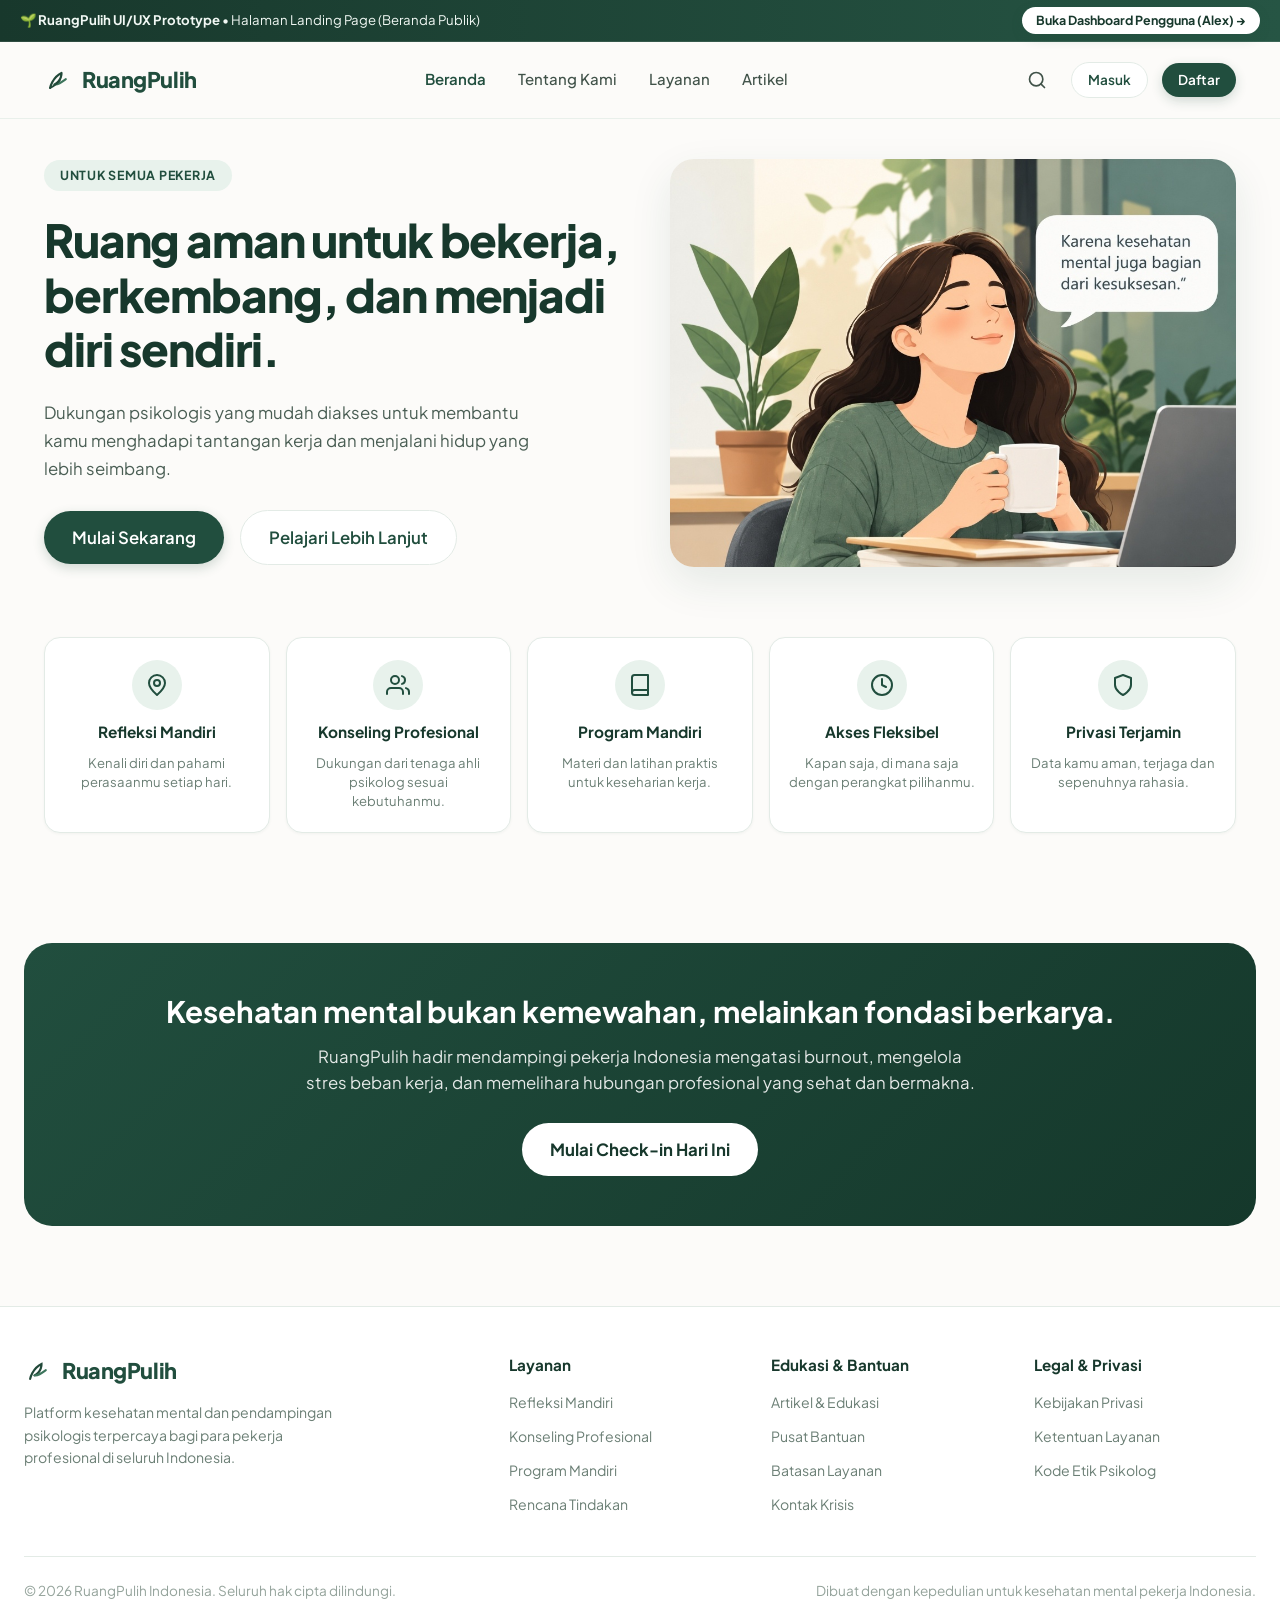
<file: index.html>
<!DOCTYPE html>
<html lang="id">
<head>
  <meta charset="UTF-8">
  <meta name="viewport" content="width=device-width, initial-scale=1.0">
  <title>RuangPulih - Ruang Aman untuk Bekerja, Berkembang, dan Menjadi Diri Sendiri</title>
  <link rel="icon" type="image/svg+xml" href="assets/favicon.svg">
  <link rel="preconnect" href="https://fonts.googleapis.com">
  <link rel="preconnect" href="https://fonts.gstatic.com" crossorigin>
  <link href="https://fonts.googleapis.com/css2?family=Plus+Jakarta+Sans:wght@400;500;600;700;800&display=swap" rel="stylesheet">
  <link rel="stylesheet" href="css/style.css">
</head>
<body class="landing-body">

  <!-- Top Demo Switcher Bar -->
  <div class="demo-banner">
    <div>🌱 <strong>RuangPulih UI/UX Prototype</strong> &bull; Halaman Landing Page (Beranda Publik)</div>
    <div class="demo-banner-links">
      <a href="dashboard.html" class="btn btn-primary btn-sm" style="padding: 4px 14px; font-size: 0.78rem; background: #ffffff; color: #17382c; font-weight: 700;">
        Buka Dashboard Pengguna (Alex) &rarr;
      </a>
    </div>
  </div>

  <!-- Main Navigation Header -->
  <header class="landing-header">
    <div class="landing-header-inner">
      <!-- Brand Logo -->
      <a href="index.html" class="brand-logo">
        <svg viewBox="0 0 32 32" fill="none" xmlns="http://www.w3.org/2000/svg">
          <path d="M7 25C7 25 9.5 13 20 8C20 8 20.5 17 12 21" stroke="#224939" stroke-width="2.5" stroke-linecap="round" stroke-linejoin="round"/>
          <path d="M12 21C12 21 16 22 25 15" stroke="#3D755C" stroke-width="2.2" stroke-linecap="round"/>
          <path d="M7 25C11 23 15 20.5 18 16" stroke="#224939" stroke-width="2.2" stroke-linecap="round"/>
        </svg>
        <span>RuangPulih</span>
      </a>

      <!-- Navigation Links -->
      <nav class="landing-nav">
        <a href="index.html" class="landing-nav-link active">Beranda</a>
        <a href="#tentang" class="landing-nav-link">Tentang Kami</a>
        <a href="#layanan" class="landing-nav-link">Layanan</a>
        <a href="#artikel" class="landing-nav-link">Artikel</a>
      </nav>

      <!-- Right Actions -->
      <div class="landing-actions">
        <button class="search-btn-icon" title="Cari topik atau informasi...">
          <svg width="20" height="20" viewBox="0 0 24 24" fill="none" stroke="currentColor" stroke-width="2" stroke-linecap="round" stroke-linejoin="round">
            <circle cx="11" cy="11" r="8"></circle>
            <line x1="21" y1="21" x2="16.65" y2="16.65"></line>
          </svg>
        </button>
        <a href="dashboard.html" class="btn btn-outline btn-sm header-auth-btn">Masuk</a>
        <a href="dashboard.html" class="btn btn-primary btn-sm header-auth-btn">Daftar</a>
        <button class="landing-mobile-toggle" id="landing-mobile-toggle" aria-label="Toggle navigation menu">
          <svg width="24" height="24" viewBox="0 0 24 24" fill="none" stroke="currentColor" stroke-width="2" stroke-linecap="round" stroke-linejoin="round">
            <line x1="3" y1="12" x2="21" y2="12"></line>
            <line x1="3" y1="6" x2="21" y2="6"></line>
            <line x1="3" y1="18" x2="21" y2="18"></line>
          </svg>
        </button>
      </div>
    </div>

    <!-- Mobile Navigation Drawer -->
    <div class="landing-mobile-menu" id="landing-mobile-menu">
      <a href="index.html" class="mobile-nav-link active">Beranda</a>
      <a href="#tentang" class="mobile-nav-link">Tentang Kami</a>
      <a href="#layanan" class="mobile-nav-link">Layanan</a>
      <a href="#artikel" class="mobile-nav-link">Artikel</a>
      <div class="mobile-menu-actions">
        <a href="dashboard.html" class="btn btn-outline btn-sm" style="flex:1;">Masuk</a>
        <a href="dashboard.html" class="btn btn-primary btn-sm" style="flex:1;">Daftar</a>
      </div>
    </div>
  </header>

  <!-- Hero Section -->
  <section class="hero-section">
    <div class="hero-grid">
      <!-- Left Hero Text Content -->
      <div class="hero-content">
        <span class="hero-tag">UNTUK SEMUA PEKERJA</span>
        
        <h1 class="hero-title">
          Ruang aman untuk bekerja, berkembang, dan menjadi diri sendiri.
        </h1>
        
        <p class="hero-desc">
          Dukungan psikologis yang mudah diakses untuk membantu kamu menghadapi tantangan kerja dan menjalani hidup yang lebih seimbang.
        </p>
        
        <div class="hero-cta-group">
          <a href="dashboard.html" class="btn btn-primary btn-lg">
            Mulai Sekarang
          </a>
          <a href="#layanan" class="btn btn-outline btn-lg">
            Pelajari Lebih Lanjut
          </a>
        </div>
      </div>

      <!-- Right Hero Illustration -->
      <div class="hero-visual">
        <div class="hero-artwork-wrapper">
          <img src="assets/hero-woman.jpg" alt="Ruang aman untuk bekerja, berkembang, dan menjadi diri sendiri" class="hero-artwork-img" id="hero-img-element">
        </div>
      </div>
    </div>
  </section>

  <!-- 5 Feature Highlights Row (Exact match from images) -->
  <section class="features-section" id="layanan">
    <div class="features-grid">
      <!-- Feature 1 -->
      <a href="dashboard.html#refleksi" class="feature-pill-card">
        <div class="feature-icon-box">
          <svg width="24" height="24" viewBox="0 0 24 24" fill="none" stroke="currentColor" stroke-width="2" stroke-linecap="round" stroke-linejoin="round">
            <path d="M12 2a8 8 0 0 0-8 8c0 5 8 12 8 12s8-7 8-12a8 8 0 0 0-8-8z"></path>
            <circle cx="12" cy="10" r="3"></circle>
          </svg>
        </div>
        <h4>Refleksi Mandiri</h4>
        <p>Kenali diri dan pahami perasaanmu setiap hari.</p>
      </a>

      <!-- Feature 2 -->
      <a href="dashboard.html#konseling" class="feature-pill-card">
        <div class="feature-icon-box">
          <svg width="24" height="24" viewBox="0 0 24 24" fill="none" stroke="currentColor" stroke-width="2" stroke-linecap="round" stroke-linejoin="round">
            <path d="M17 21v-2a4 4 0 0 0-4-4H5a4 4 0 0 0-4 4v2"></path>
            <circle cx="9" cy="7" r="4"></circle>
            <path d="M23 21v-2a4 4 0 0 0-3-3.87"></path>
            <path d="M16 3.13a4 4 0 0 1 0 7.75"></path>
          </svg>
        </div>
        <h4>Konseling Profesional</h4>
        <p>Dukungan dari tenaga ahli psikolog sesuai kebutuhanmu.</p>
      </a>

      <!-- Feature 3 -->
      <a href="dashboard.html#program" class="feature-pill-card">
        <div class="feature-icon-box">
          <svg width="24" height="24" viewBox="0 0 24 24" fill="none" stroke="currentColor" stroke-width="2" stroke-linecap="round" stroke-linejoin="round">
            <path d="M4 19.5A2.5 2.5 0 0 1 6.5 17H20"></path>
            <path d="M6.5 2H20v20H6.5A2.5 2.5 0 0 1 4 19.5v-15A2.5 2.5 0 0 1 6.5 2z"></path>
          </svg>
        </div>
        <h4>Program Mandiri</h4>
        <p>Materi dan latihan praktis untuk keseharian kerja.</p>
      </a>

      <!-- Feature 4 -->
      <div class="feature-pill-card">
        <div class="feature-icon-box">
          <svg width="24" height="24" viewBox="0 0 24 24" fill="none" stroke="currentColor" stroke-width="2" stroke-linecap="round" stroke-linejoin="round">
            <circle cx="12" cy="12" r="10"></circle>
            <polyline points="12 6 12 12 16 14"></polyline>
          </svg>
        </div>
        <h4>Akses Fleksibel</h4>
        <p>Kapan saja, di mana saja dengan perangkat pilihanmu.</p>
      </div>

      <!-- Feature 5 -->
      <a href="dashboard.html#privasi" class="feature-pill-card">
        <div class="feature-icon-box">
          <svg width="24" height="24" viewBox="0 0 24 24" fill="none" stroke="currentColor" stroke-width="2" stroke-linecap="round" stroke-linejoin="round">
            <path d="M12 22s8-4 8-10V5l-8-3-8 3v7c0 6 8 10 8 10z"></path>
          </svg>
        </div>
        <h4>Privasi Terjamin</h4>
        <p>Data kamu aman, terjaga dan sepenuhnya rahasia.</p>
      </a>
    </div>
  </section>

  <!-- Quote Banner Section -->
  <section class="landing-quote-banner" id="tentang">
    <div style="position: relative; z-index: 2;">
      <h3>Kesehatan mental bukan kemewahan, melainkan fondasi berkarya.</h3>
      <p>
        RuangPulih hadir mendampingi pekerja Indonesia mengatasi burnout, mengelola stres beban kerja, dan memelihara hubungan profesional yang sehat dan bermakna.
      </p>
      <a href="dashboard.html" class="btn btn-secondary btn-lg" style="background:#ffffff; color:#17382c; font-weight:700;">
        Mulai Check-in Hari Ini
      </a>
    </div>
  </section>

  <!-- Footer -->
  <footer class="landing-footer">
    <div class="landing-footer-grid">
      <div class="landing-footer-col">
        <div class="brand-logo" style="margin-bottom: 14px;">
          <svg viewBox="0 0 32 32" width="26" height="26" fill="none" xmlns="http://www.w3.org/2000/svg">
            <path d="M7 25C7 25 9.5 13 20 8C20 8 20.5 17 12 21" stroke="#224939" stroke-width="2.5" stroke-linecap="round"/>
            <path d="M12 21C12 21 16 22 25 15" stroke="#3D755C" stroke-width="2.2" stroke-linecap="round"/>
          </svg>
          <span>RuangPulih</span>
        </div>
        <p style="font-size: 0.88rem; color: var(--text-muted); line-height: 1.6; max-width: 320px;">
          Platform kesehatan mental dan pendampingan psikologis terpercaya bagi para pekerja profesional di seluruh Indonesia.
        </p>
      </div>

      <div class="landing-footer-col">
        <h5>Layanan</h5>
        <ul>
          <li><a href="dashboard.html#refleksi">Refleksi Mandiri</a></li>
          <li><a href="dashboard.html#konseling">Konseling Profesional</a></li>
          <li><a href="dashboard.html#program">Program Mandiri</a></li>
          <li><a href="dashboard.html#rencana">Rencana Tindakan</a></li>
        </ul>
      </div>

      <div class="landing-footer-col">
        <h5>Edukasi & Bantuan</h5>
        <ul>
          <li><a href="dashboard.html#artikel">Artikel & Edukasi</a></li>
          <li><a href="dashboard.html#privasi">Pusat Bantuan</a></li>
          <li><a href="dashboard.html#privasi">Batasan Layanan</a></li>
          <li><a href="dashboard.html#privasi">Kontak Krisis</a></li>
        </ul>
      </div>

      <div class="landing-footer-col">
        <h5>Legal & Privasi</h5>
        <ul>
          <li><a href="dashboard.html#privasi">Kebijakan Privasi</a></li>
          <li><a href="dashboard.html#privasi">Ketentuan Layanan</a></li>
          <li><a href="dashboard.html#privasi">Kode Etik Psikolog</a></li>
        </ul>
      </div>
    </div>

    <div class="landing-footer-bottom">
      <div>&copy; 2026 RuangPulih Indonesia. Seluruh hak cipta dilindungi.</div>
      <div>Dibuat dengan kepedulian untuk kesehatan mental pekerja Indonesia.</div>
    </div>
  </footer>

  <script src="assets/illustrations.js"></script>
  <script>
    document.addEventListener('DOMContentLoaded', () => {
      const toggle = document.getElementById('landing-mobile-toggle');
      const menu = document.getElementById('landing-mobile-menu');
      if (toggle && menu) {
        toggle.addEventListener('click', () => {
          menu.classList.toggle('open');
        });
        menu.querySelectorAll('a').forEach(link => {
          link.addEventListener('click', () => {
            menu.classList.remove('open');
          });
        });
      }
    });
  </script>
</body>
</html>
</file>
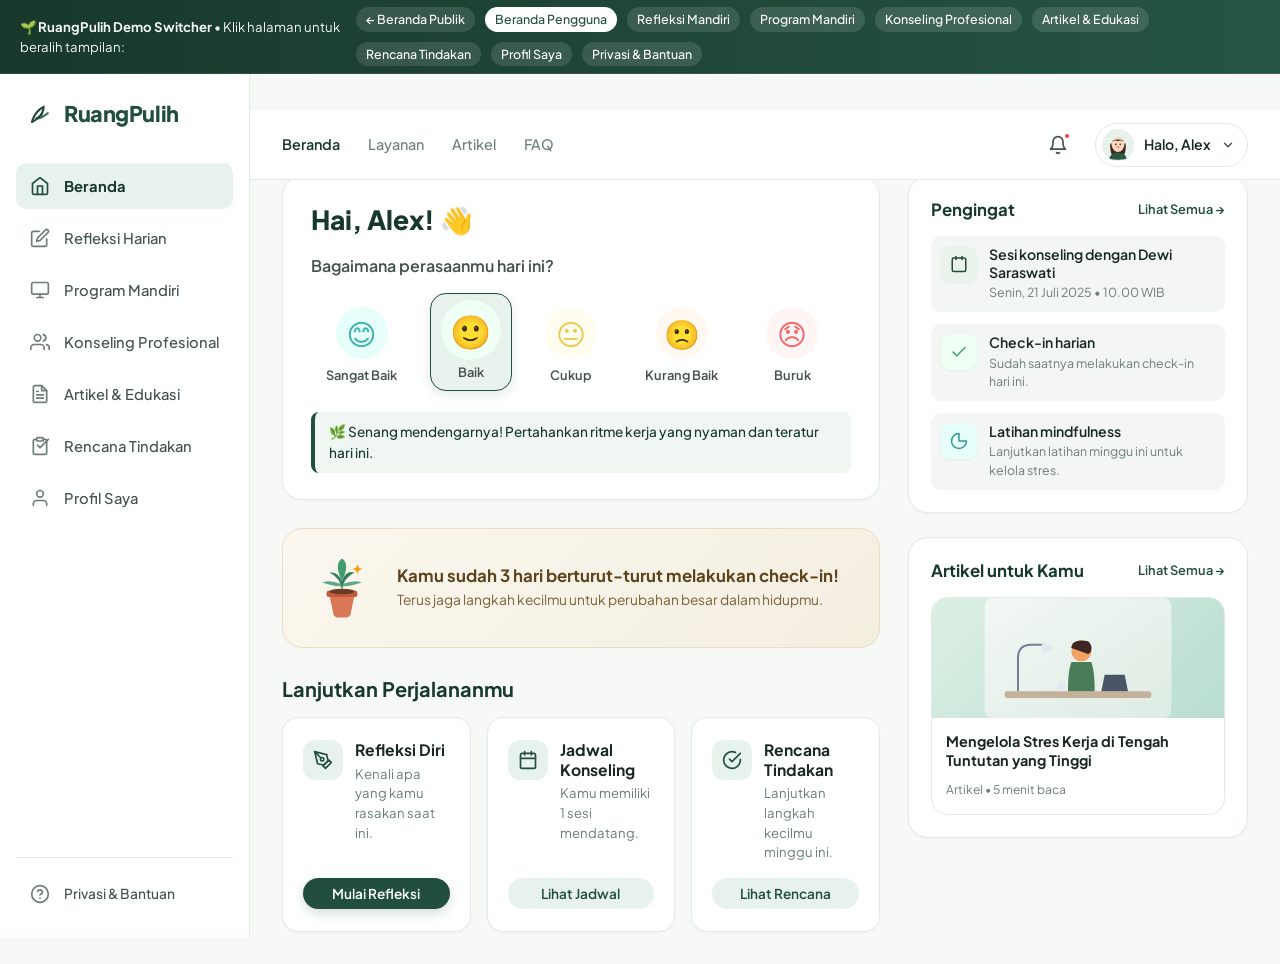
<file: dashboard.html>
<!DOCTYPE html>
<html lang="id">
<head>
  <meta charset="UTF-8">
  <meta name="viewport" content="width=device-width, initial-scale=1.0">
  <title>Dashboard Pengguna - RuangPulih</title>
  <link rel="icon" type="image/svg+xml" href="assets/favicon.svg">
  <link rel="preconnect" href="https://fonts.googleapis.com">
  <link rel="preconnect" href="https://fonts.gstatic.com" crossorigin>
  <link href="https://fonts.googleapis.com/css2?family=Plus+Jakarta+Sans:wght@400;500;600;700;800&display=swap" rel="stylesheet">
  <link rel="stylesheet" href="css/style.css">
</head>
<body>

  <!-- Floating Demo Navigation Bar for easy page hopping -->
  <div class="demo-banner">
    <div>
      🌱 <strong>RuangPulih Demo Switcher</strong> &bull; Klik halaman untuk beralih tampilan:
    </div>
    <div class="demo-banner-links">
      <a href="index.html" class="demo-link-chip">&larr; Beranda Publik</a>
      <a href="#beranda" class="demo-link-chip active" data-view="beranda">Beranda Pengguna</a>
      <a href="#refleksi" class="demo-link-chip" data-view="refleksi">Refleksi Mandiri</a>
      <a href="#program" class="demo-link-chip" data-view="program">Program Mandiri</a>
      <a href="#konseling" class="demo-link-chip" data-view="konseling">Konseling Profesional</a>
      <a href="#artikel" class="demo-link-chip" data-view="artikel">Artikel & Edukasi</a>
      <a href="#rencana" class="demo-link-chip" data-view="rencana">Rencana Tindakan</a>
      <a href="#profil" class="demo-link-chip" data-view="profil">Profil Saya</a>
      <a href="#privasi" class="demo-link-chip" data-view="privasi">Privasi & Bantuan</a>
    </div>
  </div>

  <div class="app-container">
    <!-- Left Sidebar (Matching Image 2 & Image 4) -->
    <aside class="app-sidebar">
      <div class="sidebar-logo">
        <div class="sidebar-header-row">
          <a href="index.html" class="brand-logo">
            <svg viewBox="0 0 32 32" width="28" height="28" fill="none" xmlns="http://www.w3.org/2000/svg">
              <path d="M7 25C7 25 9.5 13 20 8C20 8 20.5 17 12 21" stroke="#224939" stroke-width="2.5" stroke-linecap="round"/>
              <path d="M12 21C12 21 16 22 25 15" stroke="#3D755C" stroke-width="2.2" stroke-linecap="round"/>
              <path d="M7 25C11 23 15 20.5 18 16" stroke="#224939" stroke-width="2.2" stroke-linecap="round"/>
            </svg>
            <span>RuangPulih</span>
          </a>
          <button class="sidebar-close-btn" id="sidebar-close-btn" aria-label="Close sidebar">&times;</button>
        </div>
      </div>

      <ul class="sidebar-nav">
        <li>
          <a href="#beranda" class="sidebar-link active" data-view="beranda">
            <svg width="20" height="20" viewBox="0 0 24 24" fill="none" stroke="currentColor" stroke-width="2" stroke-linecap="round" stroke-linejoin="round">
              <path d="m3 9 9-7 9 7v11a2 2 0 0 1-2 2H5a2 2 0 0 1-2-2z"></path>
              <polyline points="9 22 9 12 15 12 15 22"></polyline>
            </svg>
            <span>Beranda</span>
          </a>
        </li>
        <li>
          <a href="#refleksi" class="sidebar-link" data-view="refleksi">
            <svg width="20" height="20" viewBox="0 0 24 24" fill="none" stroke="currentColor" stroke-width="2" stroke-linecap="round" stroke-linejoin="round">
              <path d="M11 4H4a2 2 0 0 0-2 2v14a2 2 0 0 0 2 2h14a2 2 0 0 0 2-2v-7"></path>
              <path d="M18.5 2.5a2.121 2.121 0 0 1 3 3L12 15l-4 1 1-4 9.5-9.5z"></path>
            </svg>
            <span>Refleksi Harian</span>
          </a>
        </li>
        <li>
          <a href="#program" class="sidebar-link" data-view="program">
            <svg width="20" height="20" viewBox="0 0 24 24" fill="none" stroke="currentColor" stroke-width="2" stroke-linecap="round" stroke-linejoin="round">
              <rect x="2" y="3" width="20" height="14" rx="2" ry="2"></rect>
              <line x1="8" y1="21" x2="16" y2="21"></line>
              <line x1="12" y1="17" x2="12" y2="21"></line>
            </svg>
            <span>Program Mandiri</span>
          </a>
        </li>
        <li>
          <a href="#konseling" class="sidebar-link" data-view="konseling">
            <svg width="20" height="20" viewBox="0 0 24 24" fill="none" stroke="currentColor" stroke-width="2" stroke-linecap="round" stroke-linejoin="round">
              <path d="M17 21v-2a4 4 0 0 0-4-4H5a4 4 0 0 0-4 4v2"></path>
              <circle cx="9" cy="7" r="4"></circle>
              <path d="M23 21v-2a4 4 0 0 0-3-3.87"></path>
              <path d="M16 3.13a4 4 0 0 1 0 7.75"></path>
            </svg>
            <span>Konseling Profesional</span>
          </a>
        </li>
        <li>
          <a href="#artikel" class="sidebar-link" data-view="artikel">
            <svg width="20" height="20" viewBox="0 0 24 24" fill="none" stroke="currentColor" stroke-width="2" stroke-linecap="round" stroke-linejoin="round">
              <path d="M14 2H6a2 2 0 0 0-2 2v16a2 2 0 0 0 2 2h12a2 2 0 0 0 2-2V8z"></path>
              <polyline points="14 2 14 8 20 8"></polyline>
              <line x1="16" y1="13" x2="8" y2="13"></line>
              <line x1="16" y1="17" x2="8" y2="17"></line>
              <polyline points="10 9 9 9 8 9"></polyline>
            </svg>
            <span>Artikel & Edukasi</span>
          </a>
        </li>
        <li>
          <a href="#rencana" class="sidebar-link" data-view="rencana">
            <svg width="20" height="20" viewBox="0 0 24 24" fill="none" stroke="currentColor" stroke-width="2" stroke-linecap="round" stroke-linejoin="round">
              <path d="M16 4h2a2 2 0 0 1 2 2v14a2 2 0 0 1-2 2H6a2 2 0 0 1-2-2V6a2 2 0 0 1 2-2h2"></path>
              <rect x="8" y="2" width="8" height="4" rx="1" ry="1"></rect>
              <polyline points="9 11 12 14 22 4"></polyline>
            </svg>
            <span>Rencana Tindakan</span>
          </a>
        </li>
        <li>
          <a href="#profil" class="sidebar-link" data-view="profil">
            <svg width="20" height="20" viewBox="0 0 24 24" fill="none" stroke="currentColor" stroke-width="2" stroke-linecap="round" stroke-linejoin="round">
              <path d="M20 21v-2a4 4 0 0 0-4-4H8a4 4 0 0 0-4 4v2"></path>
              <circle cx="12" cy="7" r="4"></circle>
            </svg>
            <span>Profil Saya</span>
          </a>
        </li>
      </ul>

      <div class="sidebar-footer">
        <a href="#privasi" class="sidebar-link" data-view="privasi" style="padding: 10px 14px;">
          <svg width="18" height="18" viewBox="0 0 24 24" fill="none" stroke="currentColor" stroke-width="2" stroke-linecap="round" stroke-linejoin="round">
            <circle cx="12" cy="12" r="10"></circle>
            <path d="M9.09 9a3 3 0 0 1 5.83 1c0 2-3 3-3 3"></path>
            <line x1="12" y1="17" x2="12.01" y2="17"></line>
          </svg>
          <span style="font-size:0.86rem;">Privasi & Bantuan</span>
        </a>
      </div>
    </aside>

    <!-- Sidebar Mobile Backdrop -->
    <div class="sidebar-backdrop" id="sidebar-backdrop"></div>

    <!-- Main Content Area -->
    <main class="app-main">
      <!-- App Topbar -->
      <div class="app-topbar">
        <div class="topbar-left">
          <button class="mobile-menu-btn" title="Toggle menu">
            <svg width="24" height="24" viewBox="0 0 24 24" fill="none" stroke="currentColor" stroke-width="2" stroke-linecap="round" stroke-linejoin="round">
              <line x1="3" y1="12" x2="21" y2="12"></line>
              <line x1="3" y1="6" x2="21" y2="6"></line>
              <line x1="3" y1="18" x2="21" y2="18"></line>
            </svg>
          </button>
          
          <nav class="topbar-nav">
            <a href="#beranda" data-view="beranda" class="active">Beranda</a>
            <a href="#program" data-view="program">Layanan</a>
            <a href="#artikel" data-view="artikel">Artikel</a>
            <a href="#privasi" data-view="privasi">FAQ</a>
          </nav>
        </div>

        <div class="topbar-right">
          <!-- Notification Bell -->
          <button class="icon-btn" title="Notifikasi Pengingat">
            <svg width="20" height="20" viewBox="0 0 24 24" fill="none" stroke="currentColor" stroke-width="2" stroke-linecap="round" stroke-linejoin="round">
              <path d="M18 8A6 6 0 0 0 6 8c0 7-3 9-3 9h18s-3-2-3-9"></path>
              <path d="M13.73 21a2 2 0 0 1-3.46 0"></path>
            </svg>
            <span class="notification-badge"></span>
          </button>

          <!-- User Menu Dropdown Trigger -->
          <div class="user-profile-menu" data-target-view="profil">
            <div class="user-avatar" id="topbar-user-avatar">
              <!-- Avatar SVG injected -->
            </div>
            <span class="user-name">Halo, Alex</span>
            <svg width="14" height="14" viewBox="0 0 24 24" fill="none" stroke="currentColor" stroke-width="2.5" stroke-linecap="round" stroke-linejoin="round">
              <polyline points="6 9 12 15 18 9"></polyline>
            </svg>
          </div>
        </div>
      </div>

      <!-- =====================================================================
           VIEW 1: BERANDA DASHBOARD (Hai, Alex!)
           ===================================================================== -->
      <div class="app-view active-view" id="view-beranda">
        <div class="dashboard-grid">
          <!-- Left Main Column -->
          <div class="dash-main-col">
            <!-- Greeting & Mood Tracker Card -->
            <div class="dash-greeting-card">
              <h2>Hai, Alex! 👋</h2>
              <div class="mood-question">Bagaimana perasaanmu hari ini?</div>

              <!-- Interactive 5-Mood Face Selector -->
              <div class="mood-picker">
                <!-- Sangat Baik -->
                <button class="mood-btn" data-mood="sangat-baik">
                  <div class="mood-icon-circle" style="background-color: var(--mood-sangat-baik-bg); color: var(--mood-sangat-baik);">
                    😊
                  </div>
                  <span class="mood-label">Sangat Baik</span>
                </button>

                <!-- Baik -->
                <button class="mood-btn selected" data-mood="baik">
                  <div class="mood-icon-circle" style="background-color: var(--mood-baik-bg); color: var(--mood-baik);">
                    🙂
                  </div>
                  <span class="mood-label">Baik</span>
                </button>

                <!-- Cukup -->
                <button class="mood-btn" data-mood="cukup">
                  <div class="mood-icon-circle" style="background-color: var(--mood-cukup-bg); color: var(--mood-cukup);">
                    😐
                  </div>
                  <span class="mood-label">Cukup</span>
                </button>

                <!-- Kurang Baik -->
                <button class="mood-btn" data-mood="kurang-baik">
                  <div class="mood-icon-circle" style="background-color: var(--mood-kurang-baik-bg); color: var(--mood-kurang-baik);">
                    🙁
                  </div>
                  <span class="mood-label">Kurang Baik</span>
                </button>

                <!-- Buruk -->
                <button class="mood-btn" data-mood="buruk">
                  <div class="mood-icon-circle" style="background-color: var(--mood-buruk-bg); color: var(--mood-buruk);">
                    😞
                  </div>
                  <span class="mood-label">Buruk</span>
                </button>
              </div>

              <!-- Mood Feedback Toast -->
              <div class="mood-feedback-toast" style="display: block;">
                🌿 Senang mendengarnya! Pertahankan ritme kerja yang nyaman dan teratur hari ini.
              </div>
            </div>

            <!-- Streak Motivation Banner Card -->
            <div class="streak-card">
              <div class="streak-illustration" id="streak-plant-slot">
                <!-- Plant pot SVG injected -->
              </div>
              <div class="streak-text">
                <h4>Kamu sudah 3 hari berturut-turut melakukan check-in!</h4>
                <p>Terus jaga langkah kecilmu untuk perubahan besar dalam hidupmu.</p>
              </div>
            </div>

            <!-- Section: Lanjutkan Perjalananmu (3 action cards) -->
            <div class="journey-section">
              <h3>Lanjutkan Perjalananmu</h3>
              
              <div class="journey-grid">
                <!-- Card 1: Refleksi Diri -->
                <div class="journey-card">
                  <div class="journey-card-top">
                    <div class="journey-icon">
                      <svg width="20" height="20" viewBox="0 0 24 24" fill="none" stroke="currentColor" stroke-width="2" stroke-linecap="round" stroke-linejoin="round">
                        <path d="M12 19l7-7 3 3-7 7-3-3z"></path>
                        <path d="M18 13l-1.5-7.5L2 2l3.5 14.5L13 18l5-5z"></path>
                        <path d="M2 2l7.586 7.586"></path>
                        <circle cx="11" cy="11" r="2"></circle>
                      </svg>
                    </div>
                    <div>
                      <h4>Refleksi Diri</h4>
                      <p>Kenali apa yang kamu rasakan saat ini.</p>
                    </div>
                  </div>
                  <button class="btn btn-primary btn-sm journey-btn" data-target-view="refleksi">
                    Mulai Refleksi
                  </button>
                </div>

                <!-- Card 2: Jadwal Konseling -->
                <div class="journey-card">
                  <div class="journey-card-top">
                    <div class="journey-icon">
                      <svg width="20" height="20" viewBox="0 0 24 24" fill="none" stroke="currentColor" stroke-width="2" stroke-linecap="round" stroke-linejoin="round">
                        <rect x="3" y="4" width="18" height="18" rx="2" ry="2"></rect>
                        <line x1="16" y1="2" x2="16" y2="6"></line>
                        <line x1="8" y1="2" x2="8" y2="6"></line>
                        <line x1="3" y1="10" x2="21" y2="10"></line>
                      </svg>
                    </div>
                    <div>
                      <h4>Jadwal Konseling</h4>
                      <p>Kamu memiliki 1 sesi mendatang.</p>
                    </div>
                  </div>
                  <button class="btn btn-secondary btn-sm journey-btn" data-target-view="konseling">
                    Lihat Jadwal
                  </button>
                </div>

                <!-- Card 3: Rencana Tindakan -->
                <div class="journey-card">
                  <div class="journey-card-top">
                    <div class="journey-icon">
                      <svg width="20" height="20" viewBox="0 0 24 24" fill="none" stroke="currentColor" stroke-width="2" stroke-linecap="round" stroke-linejoin="round">
                        <path d="M22 11.08V12a10 10 0 1 1-5.93-9.14"></path>
                        <polyline points="22 4 12 14.01 9 11.01"></polyline>
                      </svg>
                    </div>
                    <div>
                      <h4>Rencana Tindakan</h4>
                      <p>Lanjutkan langkah kecilmu minggu ini.</p>
                    </div>
                  </div>
                  <button class="btn btn-secondary btn-sm journey-btn" data-target-view="rencana">
                    Lihat Rencana
                  </button>
                </div>
              </div>
            </div>
          </div>

          <!-- Right Sidebar Widgets Column -->
          <div class="dash-side-col">
            <!-- Widget 1: Pengingat (Reminders) -->
            <div class="widget-card">
              <div class="widget-header">
                <h4>Pengingat</h4>
                <a href="#rencana" class="widget-link" data-target-view="rencana">Lihat Semua &rarr;</a>
              </div>

              <div class="reminder-list">
                <!-- Item 1: Sesi konseling -->
                <div class="reminder-item" data-target-view="konseling" style="cursor:pointer;">
                  <div class="reminder-icon" style="background:#eaf2ec; color:#224939;">
                    <svg width="18" height="18" viewBox="0 0 24 24" fill="none" stroke="currentColor" stroke-width="2" stroke-linecap="round" stroke-linejoin="round">
                      <rect x="3" y="4" width="18" height="18" rx="2" ry="2"></rect>
                      <line x1="16" y1="2" x2="16" y2="6"></line>
                      <line x1="8" y1="2" x2="8" y2="6"></line>
                    </svg>
                  </div>
                  <div class="reminder-details">
                    <h5>Sesi konseling dengan Dewi Saraswati</h5>
                    <p>Senin, 21 Juli 2025 &bull; 10.00 WIB</p>
                  </div>
                </div>

                <!-- Item 2: Check-in harian -->
                <div class="reminder-item" data-target-view="refleksi" style="cursor:pointer;">
                  <div class="reminder-icon" style="background:#f0fff4; color:#38a169;">
                    <svg width="18" height="18" viewBox="0 0 24 24" fill="none" stroke="currentColor" stroke-width="2" stroke-linecap="round" stroke-linejoin="round">
                      <polyline points="20 6 9 17 4 12"></polyline>
                    </svg>
                  </div>
                  <div class="reminder-details">
                    <h5>Check-in harian</h5>
                    <p>Sudah saatnya melakukan check-in hari ini.</p>
                  </div>
                </div>

                <!-- Item 3: Latihan mindfulness -->
                <div class="reminder-item" data-target-view="program" style="cursor:pointer;">
                  <div class="reminder-icon" style="background:#e6fffa; color:#319795;">
                    <svg width="18" height="18" viewBox="0 0 24 24" fill="none" stroke="currentColor" stroke-width="2" stroke-linecap="round" stroke-linejoin="round">
                      <path d="M12 2a10 10 0 1 0 10 10H12V2z"></path>
                    </svg>
                  </div>
                  <div class="reminder-details">
                    <h5>Latihan mindfulness</h5>
                    <p>Lanjutkan latihan minggu ini untuk kelola stres.</p>
                  </div>
                </div>
              </div>
            </div>

            <!-- Widget 2: Artikel untuk Kamu -->
            <div class="widget-card">
              <div class="widget-header">
                <h4>Artikel untuk Kamu</h4>
                <a href="#artikel" class="widget-link" data-target-view="artikel">Lihat Semua &rarr;</a>
              </div>

              <div class="rec-article-card" data-target-view="artikel">
                <div class="rec-article-thumb" id="rec-article-thumb-slot">
                  <!-- Injected SVG thumb -->
                </div>
                <div class="rec-article-info">
                  <h5>Mengelola Stres Kerja di Tengah Tuntutan yang Tinggi</h5>
                  <span>Artikel &bull; 5 menit baca</span>
                </div>
              </div>
            </div>
          </div>
        </div>
      </div>

      <!-- =====================================================================
           VIEW 2: REFLEKSI MANDIRI (Wizard Stepper & Emotional Journal)
           ===================================================================== -->
      <div class="app-view" id="view-refleksi">
        <div class="view-header">
          <div class="view-header-icon">
            <svg width="26" height="26" viewBox="0 0 24 24" fill="none" stroke="currentColor" stroke-width="2" stroke-linecap="round" stroke-linejoin="round">
              <path d="M11 4H4a2 2 0 0 0-2 2v14a2 2 0 0 0 2 2h14a2 2 0 0 0 2-2v-7"></path>
              <path d="M18.5 2.5a2.121 2.121 0 0 1 3 3L12 15l-4 1 1-4 9.5-9.5z"></path>
            </svg>
          </div>
          <div class="view-title-wrap">
            <h2>Refleksi Mandiri</h2>
            <p>Luangkan waktu sejenak untuk memahami perasaanmu. Tidak ada jawaban yang benar atau salah.</p>
          </div>
        </div>

        <div class="refleksi-layout">
          <!-- Stepper Navigation (Left) -->
          <div class="stepper-nav">
            <div class="stepper-step active" data-step="1">
              <div class="stepper-num">1</div>
              <span>Check-in Emosional</span>
            </div>
            <div class="stepper-step" data-step="2">
              <div class="stepper-num">2</div>
              <span>Pahami Situasimu</span>
            </div>
            <div class="stepper-step" data-step="3">
              <div class="stepper-num">3</div>
              <span>Temukan Makna</span>
            </div>
            <div class="stepper-step" data-step="4">
              <div class="stepper-num">4</div>
              <span>Rencanakan Langkah</span>
            </div>
            <div class="stepper-step" data-step="5">
              <div class="stepper-num">5</div>
              <span>Simpan Refleksi</span>
            </div>
          </div>

          <!-- Question Card (Center) -->
          <div class="refleksi-card">
            <h3 class="refleksi-question-title">Apa yang paling kamu rasakan saat ini?</h3>
            
            <!-- 6 Emotion Palette Buttons -->
            <div class="emotions-palette">
              <button class="emotion-card-btn active" data-emotion="tenang">
                <span style="font-size: 2rem;">😌</span>
                <span>Tenang</span>
              </button>
              <button class="emotion-card-btn" data-emotion="baik">
                <span style="font-size: 2rem;">😊</span>
                <span>Baik</span>
              </button>
              <button class="emotion-card-btn" data-emotion="cukup">
                <span style="font-size: 2rem;">😐</span>
                <span>Cukup</span>
              </button>
              <button class="emotion-card-btn" data-emotion="cemas">
                <span style="font-size: 2rem;">😰</span>
                <span>Cemas</span>
              </button>
              <button class="emotion-card-btn" data-emotion="sedih">
                <span style="font-size: 2rem;">😢</span>
                <span>Sedih</span>
              </button>
              <button class="emotion-card-btn" data-emotion="marah">
                <span style="font-size: 2rem;">😠</span>
                <span>Marah</span>
              </button>
            </div>

            <!-- Notes / Textarea -->
            <div class="journal-textarea-group">
              <label class="refleksi-question-sub">Ceritakan lebih lanjut (opsional)</label>
              <textarea class="journal-textarea" placeholder="Tuliskan apa yang kamu rasakan atau pikirkan saat ini..."></textarea>
              <div class="char-counter">0/500</div>
            </div>

            <div style="display: flex; justify-content: flex-start;">
              <button class="btn btn-primary refleksi-next-btn">
                Lanjutkan &rarr;
              </button>
            </div>
          </div>

          <!-- Quote Widget (Right) -->
          <div class="quote-inspiration-card">
            <p class="quote-text">
              &ldquo;Tidak apa-apa merasa lelah. Yang penting kamu tetap melangkah.&rdquo;
            </p>
            <div class="quote-plant-ill" id="quote-plant-slot">
              <!-- Injected plant illustration -->
            </div>
          </div>
        </div>
      </div>

      <!-- =====================================================================
           VIEW 3: PROGRAM MANDIRI (Materi & Latihan)
           ===================================================================== -->
      <div class="app-view" id="view-program">
        <div class="view-header">
          <div class="view-header-icon">
            <svg width="26" height="26" viewBox="0 0 24 24" fill="none" stroke="currentColor" stroke-width="2" stroke-linecap="round" stroke-linejoin="round">
              <rect x="2" y="3" width="20" height="14" rx="2" ry="2"></rect>
              <line x1="8" y1="21" x2="16" y2="21"></line>
              <line x1="12" y1="17" x2="12" y2="21"></line>
            </svg>
          </div>
          <div class="view-title-wrap">
            <h2>Program Mandiri</h2>
            <p>Materi dan latihan yang dapat kamu akses kapan saja untuk membantu kesejahteraanmu di tempat kerja.</p>
          </div>
        </div>

        <!-- Filter Chips -->
        <div class="filter-tabs">
          <button class="filter-tab active" data-category="semua">Semua</button>
          <button class="filter-tab" data-category="stres">Stres Kerja</button>
          <button class="filter-tab" data-category="manajemen">Manajemen Diri</button>
          <button class="filter-tab" data-category="komunikasi">Komunikasi</button>
          <button class="filter-tab" data-category="wlb">Work-Life Balance</button>
        </div>

        <!-- Program Cards Grid (Matches Image 3) -->
        <div class="program-cards-grid">
          <!-- Card 1 -->
          <div class="program-card" data-category="stres">
            <div class="program-card-thumb" id="program-thumb-1"></div>
            <div class="program-card-body">
              <div>
                <h4 class="program-card-title">Mengelola Stres Kerja</h4>
                <div class="program-card-meta">Artikel &bull; 10 menit</div>
              </div>
              <button class="btn btn-secondary btn-sm" onclick="alert('Membuka materi: Mengelola Stres Kerja')">Baca Sekarang</button>
            </div>
          </div>

          <!-- Card 2 -->
          <div class="program-card" data-category="manajemen">
            <div class="program-card-thumb" id="program-thumb-2"></div>
            <div class="program-card-body">
              <div>
                <h4 class="program-card-title">Latihan Mindfulness untuk Fokus</h4>
                <div class="program-card-meta">Latihan &bull; 5 menit</div>
              </div>
              <button class="btn btn-secondary btn-sm" onclick="alert('Memulai panduan audio mindfulness 5 menit...')">Mulai Latihan</button>
            </div>
          </div>

          <!-- Card 3 -->
          <div class="program-card" data-category="wlb">
            <div class="program-card-thumb" id="program-thumb-3"></div>
            <div class="program-card-body">
              <div>
                <h4 class="program-card-title">Menetapkan Batas antara Kerja dan Kehidupan Pribadi</h4>
                <div class="program-card-meta">Artikel &bull; 8 menit</div>
              </div>
              <button class="btn btn-secondary btn-sm" onclick="alert('Membuka materi: Menetapkan Batas Kerja')">Baca Sekarang</button>
            </div>
          </div>

          <!-- Card 4 -->
          <div class="program-card" data-category="stres">
            <div class="program-card-thumb" id="program-thumb-4"></div>
            <div class="program-card-body">
              <div>
                <h4 class="program-card-title">Teknik Grounding saat Panik di Kantor</h4>
                <div class="program-card-meta">Latihan &bull; 7 menit</div>
              </div>
              <button class="btn btn-secondary btn-sm" onclick="alert('Memulai latihan teknik grounding 5-4-3-2-1...')">Mulai Latihan</button>
            </div>
          </div>

          <!-- Card 5 -->
          <div class="program-card" data-category="komunikasi">
            <div class="program-card-thumb" id="program-thumb-5"></div>
            <div class="program-card-body">
              <div>
                <h4 class="program-card-title">Komunikasi Efektif dengan Atasan dan Kolega</h4>
                <div class="program-card-meta">Artikel &bull; 12 menit</div>
              </div>
              <button class="btn btn-secondary btn-sm" onclick="alert('Membuka materi: Komunikasi Efektif')">Baca Sekarang</button>
            </div>
          </div>

          <!-- Card 6 -->
          <div class="program-card" data-category="wlb">
            <div class="program-card-thumb" id="program-thumb-6"></div>
            <div class="program-card-body">
              <div>
                <h4 class="program-card-title">Membangun Rutinitas Pagi yang Menenangkan</h4>
                <div class="program-card-meta">Latihan &bull; 10 menit</div>
              </div>
              <button class="btn btn-secondary btn-sm" onclick="alert('Memulai panduan rutinitas pagi...')">Mulai Latihan</button>
            </div>
          </div>
        </div>
      </div>

      <!-- =====================================================================
           VIEW 4: KONSELING PROFESIONAL (Konselor List & Booking)
           ===================================================================== -->
      <div class="app-view" id="view-konseling">
        <div class="view-header">
          <div class="view-header-icon">
            <svg width="26" height="26" viewBox="0 0 24 24" fill="none" stroke="currentColor" stroke-width="2" stroke-linecap="round" stroke-linejoin="round">
              <path d="M17 21v-2a4 4 0 0 0-4-4H5a4 4 0 0 0-4 4v2"></path>
              <circle cx="9" cy="7" r="4"></circle>
              <path d="M23 21v-2a4 4 0 0 0-3-3.87"></path>
              <path d="M16 3.13a4 4 0 0 1 0 7.75"></path>
            </svg>
          </div>
          <div class="view-title-wrap">
            <h2>Konseling Profesional</h2>
            <p>Temukan konselor yang sesuai dengan kebutuhanmu.</p>
          </div>
        </div>

        <!-- Search & Filter Bar -->
        <div class="search-filter-bar">
          <div class="search-input-wrapper">
            <svg viewBox="0 0 24 24" fill="none" stroke="currentColor" stroke-width="2" stroke-linecap="round" stroke-linejoin="round">
              <circle cx="11" cy="11" r="8"></circle>
              <line x1="21" y1="21" x2="16.65" y2="16.65"></line>
            </svg>
            <input type="text" class="search-input counselor-search-input" placeholder="Cari nama konselor atau topik (misal: stres, burnout)...">
          </div>
          <button class="btn btn-outline" style="border-radius: var(--radius-pill); padding: 11px 20px;">
            <svg width="18" height="18" viewBox="0 0 24 24" fill="none" stroke="currentColor" stroke-width="2" stroke-linecap="round" stroke-linejoin="round">
              <polygon points="22 3 2 3 10 12.46 10 19 14 21 14 12.46 22 3"></polygon>
            </svg>
            Filter
          </button>
        </div>

        <!-- Counselor Cards List -->
        <div class="counselors-list">
          <!-- Counselor 1: Dewi Saraswati -->
          <div class="counselor-card">
            <div class="counselor-info-left">
              <div class="counselor-avatar" id="avatar-counselor-dewi"></div>
              <div class="counselor-details">
                <h4>Dewi Saraswati, M.Psi., Psikolog</h4>
                <div class="counselor-tags">
                  <span class="counselor-tag">Stres Kerja</span>
                  <span class="counselor-tag">Burnout</span>
                  <span class="counselor-tag">Manajemen Diri</span>
                </div>
                <div class="counselor-rating">
                  <span class="star">★</span> <strong>4.9</strong> &bull; 120+ sesi konseling
                </div>
              </div>
            </div>
            <button class="btn btn-primary btn-sm btn-counselor-profile" data-name="Dewi Saraswati, M.Psi., Psikolog" data-role="Psikolog Klinis Dewasa" data-spec="Stres Kerja, Burnout, Regulasi Emosi">
              Lihat Profil
            </button>
          </div>

          <!-- Counselor 2: Raka Pratama -->
          <div class="counselor-card">
            <div class="counselor-info-left">
              <div class="counselor-avatar" id="avatar-counselor-raka"></div>
              <div class="counselor-details">
                <h4>Raka Pratama, M.Psi., Psikolog</h4>
                <div class="counselor-tags">
                  <span class="counselor-tag">Komunikasi</span>
                  <span class="counselor-tag">Konflik Kerja</span>
                  <span class="counselor-tag">Work-Life Balance</span>
                </div>
                <div class="counselor-rating">
                  <span class="star">★</span> <strong>4.8</strong> &bull; 90+ sesi konseling
                </div>
              </div>
            </div>
            <button class="btn btn-primary btn-sm btn-counselor-profile" data-name="Raka Pratama, M.Psi., Psikolog" data-role="Psikolog Industri & Organisasi" data-spec="Komunikasi Asertif, Resolusi Konflik, Karir">
              Lihat Profil
            </button>
          </div>

          <!-- Counselor 3: Siti Aulia -->
          <div class="counselor-card">
            <div class="counselor-info-left">
              <div class="counselor-avatar" id="avatar-counselor-siti"></div>
              <div class="counselor-details">
                <h4>Siti Aulia, M.Psi., Psikolog</h4>
                <div class="counselor-tags">
                  <span class="counselor-tag">Kecemasan</span>
                  <span class="counselor-tag">Adaptasi Karier</span>
                  <span class="counselor-tag">Pengembangan Diri</span>
                </div>
                <div class="counselor-rating">
                  <span class="star">★</span> <strong>4.9</strong> &bull; 150+ sesi konseling
                </div>
              </div>
            </div>
            <button class="btn btn-primary btn-sm btn-counselor-profile" data-name="Siti Aulia, M.Psi., Psikolog" data-role="Psikolog Klinis & Konselor Karir" data-spec="Manajemen Kecemasan, Adaptasi Transisi Kerja, Percaya Diri">
              Lihat Profil
            </button>
          </div>
        </div>
      </div>

      <!-- =====================================================================
           VIEW 5: ARTIKEL & EDUKASI
           ===================================================================== -->
      <div class="app-view" id="view-artikel">
        <div class="view-header">
          <div class="view-header-icon">
            <svg width="26" height="26" viewBox="0 0 24 24" fill="none" stroke="currentColor" stroke-width="2" stroke-linecap="round" stroke-linejoin="round">
              <path d="M14 2H6a2 2 0 0 0-2 2v16a2 2 0 0 0 2 2h12a2 2 0 0 0 2-2V8z"></path>
              <polyline points="14 2 14 8 20 8"></polyline>
              <line x1="16" y1="13" x2="8" y2="13"></line>
              <line x1="16" y1="17" x2="8" y2="17"></line>
            </svg>
          </div>
          <div class="view-title-wrap">
            <h2>Artikel & Edukasi</h2>
            <p>Wawasan untuk mendukung kesejahteraanmu di dunia kerja.</p>
          </div>
        </div>

        <div class="filter-tabs">
          <button class="filter-tab active">Semua</button>
          <button class="filter-tab">Stres Kerja</button>
          <button class="filter-tab">Karier</button>
          <button class="filter-tab">Komunikasi</button>
          <button class="filter-tab">Keseimbangan Hidup</button>
          <button class="filter-tab">Kesehatan Mental</button>
        </div>

        <div class="articles-grid">
          <!-- Article 1 -->
          <div class="article-card" onclick="alert('Membuka artikel: Mengenali Tanda-Tanda Burnout dan Cara Mengatasinya')">
            <div class="article-card-thumb" id="article-thumb-1"></div>
            <div class="article-card-body">
              <h4 class="article-card-title">Mengenali Tanda-Tanda Burnout dan Cara Mengatasinya</h4>
              <div class="article-card-footer">8 menit baca &bull; Ditinjau oleh Psikolog</div>
            </div>
          </div>

          <!-- Article 2 -->
          <div class="article-card" onclick="alert('Membuka artikel: Komunikasi Asertif di Tempat Kerja')">
            <div class="article-card-thumb" id="article-thumb-2"></div>
            <div class="article-card-body">
              <h4 class="article-card-title">Komunikasi Asertif di Tempat Kerja Tanpa Merasa Bersalah</h4>
              <div class="article-card-footer">6 menit baca &bull; Tips Praktis</div>
            </div>
          </div>

          <!-- Article 3 -->
          <div class="article-card" onclick="alert('Membuka artikel: Tips Mengelola Waktu untuk Hidup Lebih Seimbang')">
            <div class="article-card-thumb" id="article-thumb-3"></div>
            <div class="article-card-body">
              <h4 class="article-card-title">Tips Mengelola Waktu untuk Hidup Lebih Seimbang</h4>
              <div class="article-card-footer">7 menit baca &bull; Manajemen Diri</div>
            </div>
          </div>
        </div>
      </div>

      <!-- =====================================================================
           VIEW 6: RENCANA TINDAKAN (Action Plan Checklist)
           ===================================================================== -->
      <div class="app-view" id="view-rencana">
        <div class="action-plan-header">
          <div class="view-header" style="margin-bottom:0;">
            <div class="view-header-icon">
              <svg width="26" height="26" viewBox="0 0 24 24" fill="none" stroke="currentColor" stroke-width="2" stroke-linecap="round" stroke-linejoin="round">
                <path d="M16 4h2a2 2 0 0 1 2 2v14a2 2 0 0 1-2 2H6a2 2 0 0 1-2-2V6a2 2 0 0 1 2-2h2"></path>
                <rect x="8" y="2" width="8" height="4" rx="1" ry="1"></rect>
                <polyline points="9 11 12 14 22 4"></polyline>
              </svg>
            </div>
            <div class="view-title-wrap">
              <h2>Rencana Tindakan</h2>
              <p>Langkah kecil hari ini untuk perubahan yang lebih baik.</p>
            </div>
          </div>

          <button class="btn btn-primary btn-sm btn-add-plan">
            + Tambah Rencana
          </button>
        </div>

        <!-- Status Filter Tabs -->
        <div class="filter-tabs" style="margin-top: 24px;">
          <button class="filter-tab action-tab active" data-status="dalam-proses">Dalam Proses</button>
          <button class="filter-tab action-tab" data-status="selesai">Selesai</button>
          <button class="filter-tab action-tab" data-status="arsip">Arsip</button>
        </div>

        <!-- Checklist Items (Matches Image 4) -->
        <div class="action-checklist">
          <!-- Item 1 -->
          <div class="checklist-card">
            <div class="checklist-left">
              <div class="custom-checkbox"></div>
              <span class="checklist-title">Melakukan latihan mindfulness 3x seminggu</span>
            </div>
            <div class="checklist-right">
              <span>21 Juli 2025 &gt;</span>
            </div>
          </div>

          <!-- Item 2 -->
          <div class="checklist-card">
            <div class="checklist-left">
              <div class="custom-checkbox"></div>
              <span class="checklist-title">Membatasi bekerja setelah pukul 20.00</span>
            </div>
            <div class="checklist-right">
              <span>Minggu ini &gt;</span>
            </div>
          </div>

          <!-- Item 3 -->
          <div class="checklist-card">
            <div class="checklist-left">
              <div class="custom-checkbox"></div>
              <span class="checklist-title">Membicarakan beban kerja dengan atasan</span>
            </div>
            <div class="checklist-right">
              <span>Minggu ini &gt;</span>
            </div>
          </div>

          <!-- Item 4 -->
          <div class="checklist-card">
            <div class="checklist-left">
              <div class="custom-checkbox"></div>
              <span class="checklist-title">Melanjutkan sesi konseling</span>
            </div>
            <div class="checklist-right">
              <span>28 Juli 2025 &gt;</span>
            </div>
          </div>
        </div>
      </div>

      <!-- =====================================================================
           VIEW 7: PROFIL SAYA
           ===================================================================== -->
      <div class="app-view" id="view-profil">
        <!-- User Bio Top Card -->
        <div class="profile-user-card">
          <div class="profile-user-left">
            <div class="profile-large-avatar" id="profile-user-avatar-slot"></div>
            <div class="profile-user-info">
              <h3>Alex</h3>
              <p>alex@email.com &bull; Akun Terverifikasi</p>
            </div>
          </div>
          <button class="btn btn-outline btn-sm" onclick="alert('Mode edit profil dibuka.')">
            Edit Profil
          </button>
        </div>

        <!-- 6 Setting / Feature Cards Grid (Matches Image 4) -->
        <div class="profile-menu-grid">
          <div class="profile-menu-card" onclick="alert('Membuka: Data Pribadi')">
            <div class="profile-menu-icon">
              <svg width="22" height="22" viewBox="0 0 24 24" fill="none" stroke="currentColor" stroke-width="2" stroke-linecap="round" stroke-linejoin="round">
                <path d="M20 21v-2a4 4 0 0 0-4-4H8a4 4 0 0 0-4 4v2"></path>
                <circle cx="12" cy="7" r="4"></circle>
              </svg>
            </div>
            <h4>Data Pribadi</h4>
          </div>

          <div class="profile-menu-card" onclick="alert('Membuka: Jadwal Konseling')">
            <div class="profile-menu-icon">
              <svg width="22" height="22" viewBox="0 0 24 24" fill="none" stroke="currentColor" stroke-width="2" stroke-linecap="round" stroke-linejoin="round">
                <rect x="3" y="4" width="18" height="18" rx="2" ry="2"></rect>
                <line x1="16" y1="2" x2="16" y2="6"></line>
                <line x1="8" y1="2" x2="8" y2="6"></line>
              </svg>
            </div>
            <h4>Jadwal Konseling</h4>
          </div>

          <div class="profile-menu-card" onclick="alert('Membuka: Preferensi Layanan')">
            <div class="profile-menu-icon">
              <svg width="22" height="22" viewBox="0 0 24 24" fill="none" stroke="currentColor" stroke-width="2" stroke-linecap="round" stroke-linejoin="round">
                <circle cx="12" cy="12" r="3"></circle>
                <path d="M19.4 15a1.65 1.65 0 0 0 .33 1.82l.06.06a2 2 0 0 1 0 2.83 2 2 0 0 1-2.83 0l-.06-.06a1.65 1.65 0 0 0-1.82-.33 1.65 1.65 0 0 0-1 1.51V21a2 2 0 0 1-2 2 2 2 0 0 1-2-2v-.09A1.65 1.65 0 0 0 9 19.4a1.65 1.65 0 0 0-1.82.33l-.06.06a2 2 0 0 1-2.83 0 2 2 0 0 1 0-2.83l.06-.06a1.65 1.65 0 0 0 .33-1.82 1.65 1.65 0 0 0-1.51-1H3a2 2 0 0 1-2-2 2 2 0 0 1 2-2h.09A1.65 1.65 0 0 0 4.6 9a1.65 1.65 0 0 0-.33-1.82l-.06-.06a2 2 0 0 1 0-2.83 2 2 0 0 1 2.83 0l.06.06a1.65 1.65 0 0 0 1.82.33H9a1.65 1.65 0 0 0 1-1.51V3a2 2 0 0 1 2-2 2 2 0 0 1 2 2v.09a1.65 1.65 0 0 0 1 1.51 1.65 1.65 0 0 0 1.82-.33l.06-.06a2 2 0 0 1 2.83 0 2 2 0 0 1 0 2.83l-.06.06a1.65 1.65 0 0 0-.33 1.82V9a1.65 1.65 0 0 0 1.51 1H21a2 2 0 0 1 2 2 2 2 0 0 1-2 2h-.09a1.65 1.65 0 0 0-1.51 1z"></path>
              </svg>
            </div>
            <h4>Preferensi Layanan</h4>
          </div>

          <div class="profile-menu-card" data-target-view="rencana">
            <div class="profile-menu-icon">
              <svg width="22" height="22" viewBox="0 0 24 24" fill="none" stroke="currentColor" stroke-width="2" stroke-linecap="round" stroke-linejoin="round">
                <polyline points="9 11 12 14 22 4"></polyline>
                <path d="M21 12v7a2 2 0 0 1-2 2H5a2 2 0 0 1-2-2V5a2 2 0 0 1 2-2h11"></path>
              </svg>
            </div>
            <h4>Rencana Tindakan</h4>
          </div>

          <div class="profile-menu-card" data-target-view="refleksi">
            <div class="profile-menu-icon">
              <svg width="22" height="22" viewBox="0 0 24 24" fill="none" stroke="currentColor" stroke-width="2" stroke-linecap="round" stroke-linejoin="round">
                <circle cx="12" cy="12" r="10"></circle>
                <polyline points="12 6 12 12 14 14"></polyline>
              </svg>
            </div>
            <h4>Riwayat Refleksi</h4>
          </div>

          <div class="profile-menu-card" onclick="alert('Membuka: Keamanan dan Privasi')">
            <div class="profile-menu-icon">
              <svg width="22" height="22" viewBox="0 0 24 24" fill="none" stroke="currentColor" stroke-width="2" stroke-linecap="round" stroke-linejoin="round">
                <rect x="3" y="11" width="18" height="11" rx="2" ry="2"></rect>
                <path d="M7 11V7a5 5 0 0 1 10 0v4"></path>
              </svg>
            </div>
            <h4>Keamanan dan Privasi</h4>
          </div>
        </div>
      </div>

      <!-- =====================================================================
           VIEW 8: PRIVASI DAN BANTUAN
           ===================================================================== -->
      <div class="app-view" id="view-privasi">
        <div class="view-header">
          <div class="view-header-icon">
            <svg width="26" height="26" viewBox="0 0 24 24" fill="none" stroke="currentColor" stroke-width="2" stroke-linecap="round" stroke-linejoin="round">
              <path d="M12 22s8-4 8-10V5l-8-3-8 3v7c0 6 8 10 8 10z"></path>
            </svg>
          </div>
          <div class="view-title-wrap">
            <h2>Privasi dan Bantuan</h2>
            <p>Pusat informasi perlindungan data, batasan layanan, serta kontak bantuan krisis.</p>
          </div>
        </div>

        <div class="privacy-list">
          <!-- Item 1: Kebijakan Privasi -->
          <div class="privacy-item-card" onclick="alert('Kebijakan Privasi: Semua sesi refleksi dan konseling dienkripsi dengan standar AES-256 dan dilindungi kerahasiaan medis psikologis.')">
            <div class="privacy-icon">
              <svg width="22" height="22" viewBox="0 0 24 24" fill="none" stroke="currentColor" stroke-width="2" stroke-linecap="round" stroke-linejoin="round">
                <path d="M12 22s8-4 8-10V5l-8-3-8 3v7c0 6 8 10 8 10z"></path>
              </svg>
            </div>
            <div class="privacy-details">
              <h4>Kebijakan Privasi</h4>
              <p>Kami berkomitmen melindungi data dan kerahasiaanmu sepenuhnya.</p>
            </div>
          </div>

          <!-- Item 2: Batasan Layanan -->
          <div class="privacy-item-card" onclick="alert('Batasan Layanan: RuangPulih merupakan platform konseling suportif dan edukatif, bukan unit gawat darurat psikiatri rawat inap.')">
            <div class="privacy-icon">
              <svg width="22" height="22" viewBox="0 0 24 24" fill="none" stroke="currentColor" stroke-width="2" stroke-linecap="round" stroke-linejoin="round">
                <circle cx="12" cy="12" r="10"></circle>
                <line x1="12" y1="8" x2="12" y2="12"></line>
                <line x1="12" y1="16" x2="12.01" y2="16"></line>
              </svg>
            </div>
            <div class="privacy-details">
              <h4>Batasan Layanan</h4>
              <p>Informasi tentang kemampuan dan batas layanan kami.</p>
            </div>
          </div>

          <!-- Item 3: Pusat Bantuan -->
          <div class="privacy-item-card" onclick="alert('Pusat Bantuan: Tim support RuangPulih siap membantu melalui email bantuan@ruangpulih.id atau WhatsApp kerja.')">
            <div class="privacy-icon">
              <svg width="22" height="22" viewBox="0 0 24 24" fill="none" stroke="currentColor" stroke-width="2" stroke-linecap="round" stroke-linejoin="round">
                <circle cx="12" cy="12" r="10"></circle>
                <path d="M9.09 9a3 3 0 0 1 5.83 1c0 2-3 3-3 3"></path>
                <line x1="12" y1="17" x2="12.01" y2="17"></line>
              </svg>
            </div>
            <div class="privacy-details">
              <h4>Pusat Bantuan</h4>
              <p>Pertanyaan umum dan cara menghubungi tim pendamping kami.</p>
            </div>
          </div>
        </div>

        <!-- Crisis Box (Matches Bottom Right of Image 4) -->
        <div class="crisis-alert-box">
          <div class="crisis-alert-header">
            <div class="crisis-alert-icon">
              <svg width="22" height="22" viewBox="0 0 24 24" fill="none" stroke="currentColor" stroke-width="2.5" stroke-linecap="round" stroke-linejoin="round">
                <path d="M10.29 3.86L1.82 18a2 2 0 0 0 1.71 3h16.94a2 2 0 0 0 1.71-3L13.71 3.86a2 2 0 0 0-3.42 0z"></path>
                <line x1="12" y1="9" x2="12" y2="13"></line>
                <line x1="12" y1="17" x2="12.01" y2="17"></line>
              </svg>
            </div>
            <h3>Butuh Bantuan Segera?</h3>
          </div>
          <p>
            Jika kamu merasa berada dalam kondisi darurat atau memiliki pikiran untuk menyakiti diri sendiri, segera hubungi layanan bantuan profesional atau orang terdekatmu. Bantuan selalu tersedia untukmu.
          </p>
          <div class="crisis-buttons">
            <button class="btn btn-crisis" onclick="alert('Menghubungi Hotline Darurat Kesehatan Mental Kemenkes: 119 Ext 8')">
              ☎️ Halo Kemenkes 119 Ext 8
            </button>
            <button class="btn btn-outline" style="background:#fff; border-color:#fca5a5; color:#be123c;" onclick="alert('Yayasan Pulih Hotline: +62 811-8436-633 (Senin-Jumat 09.00 - 17.00 WIB)')">
              Yayasan Pulih Hotline
            </button>
          </div>
        </div>
      </div>
    </main>
  </div>

  <!-- General Modal for Counselor Profile / Add Action Plan -->
  <div class="modal-overlay" id="general-modal">
    <div class="modal-window">
      <div class="modal-header">
        <h3 id="modal-title">Modal Title</h3>
        <button class="modal-close-btn" id="modal-close">
          <svg width="20" height="20" viewBox="0 0 24 24" fill="none" stroke="currentColor" stroke-width="2.5" stroke-linecap="round" stroke-linejoin="round">
            <line x1="18" y1="6" x2="6" y2="18"></line>
            <line x1="6" y1="6" x2="18" y2="18"></line>
          </svg>
        </button>
      </div>
      <div id="modal-body">
        <!-- Content injected dynamically -->
      </div>
    </div>
  </div>

  <!-- Scripts -->
  <script src="assets/illustrations.js"></script>
  <script src="js/app.js"></script>
  <script>
    // Populate all vector SVG illustrations into their slots
    document.addEventListener('DOMContentLoaded', () => {
      // Alex Avatar
      const topbarAvatar = document.getElementById('topbar-user-avatar');
      if (topbarAvatar) topbarAvatar.innerHTML = RuangPulihIllustrations.alexAvatar;

      const profileAvatar = document.getElementById('profile-user-avatar-slot');
      if (profileAvatar) profileAvatar.innerHTML = RuangPulihIllustrations.alexAvatar;

      // Streak Plant
      const streakPlant = document.getElementById('streak-plant-slot');
      if (streakPlant) streakPlant.innerHTML = RuangPulihIllustrations.plantPot;

      const quotePlant = document.getElementById('quote-plant-slot');
      if (quotePlant) quotePlant.innerHTML = RuangPulihIllustrations.plantPot;

      // Recommended Article Thumbnail
      const recThumb = document.getElementById('rec-article-thumb-slot');
      if (recThumb) recThumb.innerHTML = RuangPulihIllustrations.stressManagement;

      // Program Mandiri Thumbs
      const p1 = document.getElementById('program-thumb-1');
      if (p1) p1.innerHTML = RuangPulihIllustrations.stressManagement;

      const p2 = document.getElementById('program-thumb-2');
      if (p2) p2.innerHTML = RuangPulihIllustrations.mindfulnessMeditation;

      const p3 = document.getElementById('program-thumb-3');
      if (p3) p3.innerHTML = RuangPulihIllustrations.workLifeBalance;

      const p4 = document.getElementById('program-thumb-4');
      if (p4) p4.innerHTML = RuangPulihIllustrations.mindfulnessMeditation;

      const p5 = document.getElementById('program-thumb-5');
      if (p5) p5.innerHTML = RuangPulihIllustrations.stressManagement;

      const p6 = document.getElementById('program-thumb-6');
      if (p6) p6.innerHTML = RuangPulihIllustrations.workLifeBalance;

      // Counselor Avatars
      const dewi = document.getElementById('avatar-counselor-dewi');
      if (dewi) dewi.innerHTML = RuangPulihIllustrations.counselorDewi;

      const raka = document.getElementById('avatar-counselor-raka');
      if (raka) raka.innerHTML = RuangPulihIllustrations.counselorRaka;

      const siti = document.getElementById('avatar-counselor-siti');
      if (siti) siti.innerHTML = RuangPulihIllustrations.counselorSiti;

      // Article Thumbs
      const art1 = document.getElementById('article-thumb-1');
      if (art1) art1.innerHTML = RuangPulihIllustrations.stressManagement;

      const art2 = document.getElementById('article-thumb-2');
      if (art2) art2.innerHTML = RuangPulihIllustrations.workLifeBalance;

      const art3 = document.getElementById('article-thumb-3');
      if (art3) art3.innerHTML = RuangPulihIllustrations.mindfulnessMeditation;
    });
  </script>
</body>
</html>
</file>
<file: css/style.css>
/* ==========================================================================
   RuangPulih - Design System & UI Styles
   ========================================================================== */

:root {
  /* Brand Color Palette */
  --color-primary: #214e3e;
  --color-primary-dark: #17382c;
  --color-primary-light: #e8f2ec;
  --color-primary-soft: #f0f7f3;
  --color-primary-hover: #1b4033;
  
  --color-secondary: #e6ede8;
  --color-accent: #377d64;
  --color-accent-amber: #e8a642;
  --color-accent-rose: #e66a6a;
  
  /* Mood Colors */
  --mood-sangat-baik: #38b2ac;
  --mood-sangat-baik-bg: #e6fffa;
  --mood-baik: #48bb78;
  --mood-baik-bg: #f0fff4;
  --mood-cukup: #ecc94b;
  --mood-cukup-bg: #fffdf0;
  --mood-kurang-baik: #ed8936;
  --mood-kurang-baik-bg: #fff8f0;
  --mood-buruk: #f56565;
  --mood-buruk-bg: #fff5f5;
  --mood-cemas: #ed8936;
  --mood-sedih: #4299e1;
  --mood-marah: #9f7aea;

  /* Neutrals & Surfaces */
  --bg-page: #f8faf8;
  --bg-page-warm: #faf9f6;
  --bg-surface: #ffffff;
  --bg-subtle: #f3f6f4;
  --bg-input: #fbfdfc;
  
  /* Text */
  --text-main: #182821;
  --text-body: #405249;
  --text-muted: #6b7f75;
  --text-light: #94a39b;
  --text-white: #ffffff;
  
  /* Borders */
  --border-subtle: #e3ebe6;
  --border-focus: #214e3e;
  
  /* Shadows */
  --shadow-sm: 0 1px 3px rgba(33, 78, 62, 0.05);
  --shadow-md: 0 4px 14px rgba(33, 78, 62, 0.07);
  --shadow-lg: 0 10px 30px rgba(33, 78, 62, 0.1);
  --shadow-hover: 0 8px 24px rgba(33, 78, 62, 0.09);

  /* Radii */
  --radius-xs: 6px;
  --radius-sm: 10px;
  --radius-md: 16px;
  --radius-lg: 20px;
  --radius-xl: 26px;
  --radius-pill: 9999px;
  
  /* Transitions */
  --transition-fast: 0.15s ease;
  --transition-normal: 0.25s ease;
  --transition-slow: 0.4s cubic-bezier(0.16, 1, 0.3, 1);
  
  /* Layout */
  --sidebar-width: 250px;
  --header-height: 72px;
}

/* Reset & Base Setup */
*, *::before, *::after {
  box-sizing: border-box;
  margin: 0;
  padding: 0;
}

body {
  font-family: 'Plus Jakarta Sans', system-ui, -apple-system, 'Segoe UI', Roboto, Helvetica, Arial, sans-serif;
  background-color: var(--bg-page-warm);
  color: var(--text-body);
  line-height: 1.5;
  -webkit-font-smoothing: antialiased;
  -moz-osx-font-smoothing: grayscale;
  min-height: 100vh;
}

a {
  color: inherit;
  text-decoration: none;
}

button, input, textarea, select {
  font-family: inherit;
  font-size: inherit;
  color: inherit;
  border: none;
  background: none;
  outline: none;
}

button {
  cursor: pointer;
}

img, svg {
  display: block;
  max-width: 100%;
}

/* ==========================================================================
   Typography Helpers
   ========================================================================== */
h1, h2, h3, h4, h5, h6 {
  color: var(--text-main);
  font-weight: 700;
  line-height: 1.25;
}

.text-muted { color: var(--text-muted); }
.text-main { color: var(--text-main); }
.text-primary { color: var(--color-primary); }

/* ==========================================================================
   Buttons & Badges
   ========================================================================== */
.btn {
  display: inline-flex;
  align-items: center;
  justify-content: center;
  gap: 8px;
  padding: 10px 22px;
  font-size: 0.938rem;
  font-weight: 600;
  border-radius: var(--radius-pill);
  transition: all var(--transition-normal);
  white-space: nowrap;
}

.btn-sm {
  padding: 7px 16px;
  font-size: 0.85rem;
}

.btn-lg {
  padding: 14px 28px;
  font-size: 1.05rem;
}

.btn-primary {
  background-color: var(--color-primary);
  color: var(--text-white);
  box-shadow: 0 4px 12px rgba(33, 78, 62, 0.2);
}

.btn-primary:hover {
  background-color: var(--color-primary-hover);
  transform: translateY(-1px);
  box-shadow: 0 6px 16px rgba(33, 78, 62, 0.28);
}

.btn-primary:active {
  transform: translateY(0);
}

.btn-outline {
  background-color: var(--bg-surface);
  color: var(--color-primary);
  border: 1.5px solid var(--border-subtle);
}

.btn-outline:hover {
  border-color: var(--color-primary);
  background-color: var(--color-primary-soft);
}

.btn-secondary {
  background-color: var(--color-primary-light);
  color: var(--color-primary);
}

.btn-secondary:hover {
  background-color: #d8e8de;
}

.btn-ghost {
  color: var(--text-body);
}

.btn-ghost:hover {
  background-color: var(--bg-subtle);
  color: var(--text-main);
}

.badge {
  display: inline-flex;
  align-items: center;
  gap: 6px;
  padding: 6px 14px;
  font-size: 0.775rem;
  font-weight: 700;
  letter-spacing: 0.04em;
  text-transform: uppercase;
  border-radius: var(--radius-pill);
  background-color: var(--color-primary-light);
  color: var(--color-primary);
}

/* ==========================================================================
   Floating Demo Quick-Switcher Banner
   ========================================================================== */
.demo-banner {
  background: linear-gradient(90deg, #18382c 0%, #265544 100%);
  color: #f1f8f4;
  padding: 7px 20px;
  font-size: 0.825rem;
  display: flex;
  align-items: center;
  justify-content: space-between;
  position: sticky;
  top: 0;
  z-index: 1000;
  border-bottom: 1px solid rgba(255, 255, 255, 0.1);
}

.demo-banner-links {
  display: flex;
  align-items: center;
  gap: 10px;
  flex-wrap: wrap;
}

.demo-link-chip {
  padding: 3px 10px;
  background: rgba(255, 255, 255, 0.12);
  border-radius: var(--radius-pill);
  color: #fff;
  font-weight: 500;
  font-size: 0.775rem;
  transition: var(--transition-fast);
}

.demo-link-chip:hover, .demo-link-chip.active {
  background: #ffffff;
  color: var(--color-primary);
}

/* ==========================================================================
   LANDING PAGE (index.html)
   ========================================================================== */
.landing-body {
  background-color: #fcfbf9;
}

.landing-header {
  position: sticky;
  top: 36px;
  background: rgba(252, 251, 249, 0.95);
  backdrop-filter: blur(10px);
  z-index: 900;
  border-bottom: 1px solid rgba(226, 235, 230, 0.7);
}

.landing-header-inner {
  max-width: 1240px;
  margin: 0 auto;
  height: 76px;
  padding: 0 24px;
  display: flex;
  align-items: center;
  justify-content: space-between;
}

.brand-logo {
  display: flex;
  align-items: center;
  gap: 10px;
  font-size: 1.35rem;
  font-weight: 800;
  color: var(--color-primary);
  letter-spacing: -0.02em;
}

.brand-logo svg {
  width: 28px;
  height: 28px;
  color: var(--color-accent);
}

.landing-nav {
  display: flex;
  align-items: center;
  gap: 32px;
}

.landing-nav-link {
  font-size: 0.938rem;
  font-weight: 500;
  color: var(--text-body);
  transition: color var(--transition-fast);
}

.landing-nav-link:hover, .landing-nav-link.active {
  color: var(--color-primary);
  font-weight: 600;
}

.landing-actions {
  display: flex;
  align-items: center;
  gap: 14px;
}

.search-btn-icon {
  width: 40px;
  height: 40px;
  border-radius: 50%;
  display: flex;
  align-items: center;
  justify-content: center;
  color: var(--text-body);
  transition: var(--transition-fast);
}

.search-btn-icon:hover {
  background-color: var(--color-primary-light);
  color: var(--color-primary);
}

/* Landing Hero */
.hero-section {
  max-width: 1240px;
  margin: 0 auto;
  padding: 40px 24px 60px;
}

.hero-grid {
  display: grid;
  grid-template-columns: 1.05fr 1fr;
  align-items: center;
  gap: 32px;
}

.hero-content {
  display: flex;
  flex-direction: column;
  gap: 22px;
}

.hero-tag {
  align-self: flex-start;
  background-color: var(--color-primary-light);
  color: var(--color-primary);
  padding: 6px 16px;
  border-radius: var(--radius-pill);
  font-size: 0.78rem;
  font-weight: 700;
  letter-spacing: 0.06em;
}

.hero-title {
  font-size: 2.85rem;
  font-weight: 800;
  line-height: 1.2;
  letter-spacing: -0.025em;
  color: var(--color-primary-dark);
}

.hero-desc {
  font-size: 1.05rem;
  color: #4a5e54;
  line-height: 1.65;
  max-width: 490px;
}

.hero-cta-group {
  display: flex;
  align-items: center;
  gap: 16px;
  margin-top: 6px;
}

.hero-visual {
  position: relative;
  display: flex;
  align-items: center;
  justify-content: flex-end;
}

.hero-artwork-wrapper {
  position: relative;
  width: 100%;
  max-width: 580px;
  display: flex;
  justify-content: flex-end;
}

.hero-artwork-img {
  width: 100%;
  height: auto;
  object-fit: contain;
  border-radius: 24px;
  box-shadow: 0 16px 42px rgba(33, 78, 62, 0.1);
  transition: transform var(--transition-slow), box-shadow var(--transition-slow);
}

.hero-artwork-img:hover {
  transform: translateY(-4px);
  box-shadow: 0 22px 50px rgba(33, 78, 62, 0.14);
}

@keyframes floatBubble {
  0%, 100% { transform: translateY(0); }
  50% { transform: translateY(-6px); }
}

/* Feature Row / Value Props */
.features-section {
  max-width: 1240px;
  margin: 0 auto;
  padding: 10px 24px 80px;
}

.features-grid {
  display: grid;
  grid-template-columns: repeat(5, 1fr);
  gap: 16px;
}

.feature-pill-card {
  background: var(--bg-surface);
  border: 1px solid var(--border-subtle);
  border-radius: var(--radius-md);
  padding: 22px 18px;
  display: flex;
  flex-direction: column;
  align-items: center;
  text-align: center;
  gap: 12px;
  transition: all var(--transition-normal);
  box-shadow: var(--shadow-sm);
}

.feature-pill-card:hover {
  transform: translateY(-4px);
  border-color: var(--color-primary);
  box-shadow: var(--shadow-hover);
}

.feature-icon-box {
  width: 50px;
  height: 50px;
  border-radius: 50%;
  background-color: var(--color-primary-light);
  color: var(--color-primary);
  display: flex;
  align-items: center;
  justify-content: center;
}

.feature-pill-card h4 {
  font-size: 0.96rem;
  font-weight: 700;
  color: var(--color-primary-dark);
}

.feature-pill-card p {
  font-size: 0.82rem;
  color: var(--text-muted);
  line-height: 1.45;
}

/* Landing Extra Sections */
.landing-quote-banner {
  background: linear-gradient(135deg, var(--color-primary) 0%, #15382b 100%);
  color: #fff;
  border-radius: 28px;
  padding: 50px 40px;
  margin: 30px 24px 80px;
  text-align: center;
  position: relative;
  overflow: hidden;
}

.landing-quote-banner h3 {
  color: #fff;
  font-size: 1.85rem;
  font-weight: 700;
  margin-bottom: 14px;
}

.landing-quote-banner p {
  font-size: 1.05rem;
  opacity: 0.88;
  max-width: 680px;
  margin: 0 auto 28px;
}

.landing-footer {
  border-top: 1px solid var(--border-subtle);
  padding: 48px 24px 30px;
  background-color: #fff;
}

.landing-footer-grid {
  max-width: 1240px;
  margin: 0 auto;
  display: grid;
  grid-template-columns: 2fr 1fr 1fr 1fr;
  gap: 40px;
  margin-bottom: 40px;
}

.landing-footer-col h5 {
  font-size: 0.95rem;
  font-weight: 700;
  margin-bottom: 16px;
  color: var(--color-primary-dark);
}

.landing-footer-col ul {
  list-style: none;
  display: flex;
  flex-direction: column;
  gap: 10px;
}

.landing-footer-col a {
  font-size: 0.88rem;
  color: var(--text-muted);
  transition: color var(--transition-fast);
}

.landing-footer-col a:hover {
  color: var(--color-primary);
}

.landing-footer-bottom {
  max-width: 1240px;
  margin: 0 auto;
  border-top: 1px solid var(--border-subtle);
  padding-top: 24px;
  display: flex;
  align-items: center;
  justify-content: space-between;
  font-size: 0.85rem;
  color: var(--text-light);
}

/* ==========================================================================
   DASHBOARD APPLICATION LAYOUT (dashboard.html)
   ========================================================================== */
.app-container {
  display: flex;
  min-height: calc(100vh - 36px);
  background-color: #f7f9f7;
}

/* Left Sidebar */
.app-sidebar {
  width: var(--sidebar-width);
  background-color: var(--bg-surface);
  border-right: 1px solid var(--border-subtle);
  padding: 24px 16px;
  display: flex;
  flex-direction: column;
  gap: 32px;
  flex-shrink: 0;
  position: sticky;
  top: 36px;
  height: calc(100vh - 36px);
  overflow-y: auto;
}

.sidebar-logo {
  padding: 0 10px;
}

.sidebar-nav {
  display: flex;
  flex-direction: column;
  gap: 6px;
  list-style: none;
}

.sidebar-link {
  display: flex;
  align-items: center;
  gap: 14px;
  padding: 12px 14px;
  border-radius: var(--radius-sm);
  font-size: 0.92rem;
  font-weight: 500;
  color: var(--text-body);
  transition: all var(--transition-fast);
  cursor: pointer;
}

.sidebar-link svg {
  width: 20px;
  height: 20px;
  color: var(--text-muted);
  transition: color var(--transition-fast);
  flex-shrink: 0;
}

.sidebar-link:hover {
  background-color: var(--bg-subtle);
  color: var(--color-primary-dark);
}

.sidebar-link:hover svg {
  color: var(--color-primary);
}

.sidebar-link.active {
  background-color: var(--color-primary-light);
  color: var(--color-primary-dark);
  font-weight: 700;
}

.sidebar-link.active svg {
  color: var(--color-primary);
}

.sidebar-footer {
  margin-top: auto;
  padding-top: 16px;
  border-top: 1px solid var(--border-subtle);
}

.crisis-callout-mini {
  background-color: #fff1f2;
  border: 1px solid #fecdd3;
  border-radius: var(--radius-sm);
  padding: 12px;
  font-size: 0.78rem;
  color: #9f1239;
  display: flex;
  flex-direction: column;
  gap: 6px;
}

.crisis-callout-mini strong {
  display: flex;
  align-items: center;
  gap: 6px;
  font-size: 0.82rem;
}

/* Main Content Area */
.app-main {
  flex: 1;
  display: flex;
  flex-direction: column;
  min-width: 0;
  overflow-x: hidden;
}

/* App Top Header Bar */
.app-topbar {
  height: 70px;
  background-color: var(--bg-surface);
  border-bottom: 1px solid var(--border-subtle);
  padding: 0 32px;
  display: flex;
  align-items: center;
  justify-content: space-between;
  position: sticky;
  top: 36px;
  z-index: 100;
}

.topbar-left {
  display: flex;
  align-items: center;
  gap: 16px;
}

.mobile-menu-btn {
  display: none;
  padding: 8px;
  color: var(--text-body);
}

.topbar-nav {
  display: flex;
  align-items: center;
  gap: 28px;
}

.topbar-nav a {
  font-size: 0.9rem;
  font-weight: 500;
  color: var(--text-muted);
  transition: color var(--transition-fast);
}

.topbar-nav a:hover, .topbar-nav a.active {
  color: var(--color-primary-dark);
  font-weight: 600;
}

.topbar-right {
  display: flex;
  align-items: center;
  gap: 18px;
}

.icon-btn {
  width: 38px;
  height: 38px;
  border-radius: 50%;
  display: flex;
  align-items: center;
  justify-content: center;
  position: relative;
  color: var(--text-body);
  transition: var(--transition-fast);
}

.icon-btn:hover {
  background-color: var(--bg-subtle);
  color: var(--color-primary);
}

.notification-badge {
  position: absolute;
  top: 6px;
  right: 6px;
  width: 8px;
  height: 8px;
  border-radius: 50%;
  background-color: #ef4444;
  border: 2px solid #fff;
}

.user-profile-menu {
  display: flex;
  align-items: center;
  gap: 10px;
  padding: 5px 12px 5px 6px;
  border-radius: var(--radius-pill);
  border: 1px solid var(--border-subtle);
  cursor: pointer;
  transition: var(--transition-fast);
  background-color: #fff;
}

.user-profile-menu:hover {
  background-color: var(--bg-subtle);
  border-color: var(--color-primary-light);
}

.user-avatar {
  width: 32px;
  height: 32px;
  border-radius: 50%;
  overflow: hidden;
  background-color: #fce7f3;
  display: flex;
  align-items: center;
  justify-content: center;
  font-size: 0.85rem;
  font-weight: 700;
  color: #9d174d;
}

.user-avatar img {
  width: 100%;
  height: 100%;
  object-fit: cover;
}

.user-name {
  font-size: 0.88rem;
  font-weight: 600;
  color: var(--text-main);
}

/* App Views Container */
.app-view {
  display: none;
  padding: 32px;
  animation: fadeIn 0.3s ease;
}

.app-view.active-view {
  display: block;
}

@keyframes fadeIn {
  from { opacity: 0; transform: translateY(6px); }
  to { opacity: 1; transform: translateY(0); }
}

/* ==========================================================================
   VIEW 1: DASHBOARD HOME (Beranda)
   ========================================================================== */
.dashboard-grid {
  display: grid;
  grid-template-columns: 1fr 340px;
  gap: 28px;
}

.dash-main-col {
  display: flex;
  flex-direction: column;
  gap: 28px;
}

.dash-greeting-card {
  background: var(--bg-surface);
  border: 1px solid var(--border-subtle);
  border-radius: var(--radius-lg);
  padding: 26px 28px;
  box-shadow: var(--shadow-sm);
  display: flex;
  flex-direction: column;
  gap: 18px;
}

.dash-greeting-card h2 {
  font-size: 1.65rem;
  font-weight: 800;
  color: var(--color-primary-dark);
}

.mood-question {
  font-size: 1rem;
  font-weight: 600;
  color: var(--text-body);
}

/* Mood Face Selector */
.mood-picker {
  display: flex;
  align-items: center;
  gap: 18px;
  flex-wrap: wrap;
}

.mood-btn {
  display: flex;
  flex-direction: column;
  align-items: center;
  gap: 8px;
  background: none;
  cursor: pointer;
  padding: 10px 14px;
  border-radius: 16px;
  transition: all var(--transition-fast);
  border: 1.5px solid transparent;
}

.mood-btn:hover {
  background-color: var(--bg-subtle);
  transform: translateY(-2px);
}

.mood-btn.selected {
  background-color: var(--color-primary-light);
  border-color: var(--color-primary);
  transform: translateY(-3px);
  box-shadow: 0 4px 12px rgba(33, 78, 62, 0.12);
}

.mood-icon-circle {
  width: 52px;
  height: 52px;
  border-radius: 50%;
  display: flex;
  align-items: center;
  justify-content: center;
  font-size: 1.8rem;
  transition: transform var(--transition-normal);
}

.mood-btn:hover .mood-icon-circle {
  transform: scale(1.1);
}

.mood-btn.selected .mood-icon-circle {
  transform: scale(1.15);
}

.mood-label {
  font-size: 0.8rem;
  font-weight: 600;
  color: var(--text-body);
}

.mood-feedback-toast {
  display: none;
  background-color: var(--color-primary-soft);
  border-left: 4px solid var(--color-primary);
  padding: 10px 14px;
  border-radius: 8px;
  font-size: 0.85rem;
  color: var(--color-primary-dark);
  font-weight: 500;
}

/* Streak Motivation Card */
.streak-card {
  background: linear-gradient(135deg, #fbf7ee 0%, #f4eee1 100%);
  border: 1px solid #ebdcc5;
  border-radius: var(--radius-lg);
  padding: 24px;
  display: flex;
  align-items: center;
  gap: 20px;
}

.streak-illustration {
  width: 70px;
  height: 70px;
  flex-shrink: 0;
  display: flex;
  align-items: center;
  justify-content: center;
}

.streak-text h4 {
  font-size: 1.05rem;
  color: #5c431b;
  margin-bottom: 4px;
}

.streak-text p {
  font-size: 0.86rem;
  color: #7a6036;
}

/* Lanjutkan Perjalananmu Cards */
.journey-section {
  display: flex;
  flex-direction: column;
  gap: 16px;
}

.journey-section h3 {
  font-size: 1.25rem;
  font-weight: 700;
  color: var(--color-primary-dark);
}

.journey-grid {
  display: grid;
  grid-template-columns: repeat(3, 1fr);
  gap: 16px;
}

.journey-card {
  background: var(--bg-surface);
  border: 1px solid var(--border-subtle);
  border-radius: var(--radius-md);
  padding: 22px 20px;
  display: flex;
  flex-direction: column;
  justify-content: space-between;
  gap: 16px;
  box-shadow: var(--shadow-sm);
  transition: all var(--transition-normal);
}

.journey-card:hover {
  transform: translateY(-3px);
  border-color: var(--color-primary);
  box-shadow: var(--shadow-hover);
}

.journey-card-top {
  display: flex;
  align-items: flex-start;
  gap: 12px;
}

.journey-icon {
  width: 40px;
  height: 40px;
  border-radius: 12px;
  background-color: var(--color-primary-light);
  color: var(--color-primary);
  display: flex;
  align-items: center;
  justify-content: center;
  flex-shrink: 0;
}

.journey-card h4 {
  font-size: 0.98rem;
  margin-bottom: 4px;
}

.journey-card p {
  font-size: 0.82rem;
  color: var(--text-muted);
}

.journey-btn {
  width: 100%;
}

/* Dashboard Right Column / Widgets */
.dash-side-col {
  display: flex;
  flex-direction: column;
  gap: 24px;
}

.widget-card {
  background: var(--bg-surface);
  border: 1px solid var(--border-subtle);
  border-radius: var(--radius-lg);
  padding: 22px;
  box-shadow: var(--shadow-sm);
  display: flex;
  flex-direction: column;
  gap: 16px;
}

.widget-header {
  display: flex;
  align-items: center;
  justify-content: space-between;
}

.widget-header h4 {
  font-size: 1.05rem;
  color: var(--color-primary-dark);
}

.widget-link {
  font-size: 0.8rem;
  font-weight: 600;
  color: var(--color-primary);
}

.widget-link:hover {
  text-decoration: underline;
}

/* Reminder list */
.reminder-list {
  display: flex;
  flex-direction: column;
  gap: 12px;
}

.reminder-item {
  display: flex;
  align-items: flex-start;
  gap: 12px;
  padding: 10px;
  border-radius: var(--radius-sm);
  background-color: var(--bg-subtle);
  transition: background-color var(--transition-fast);
}

.reminder-item:hover {
  background-color: var(--color-primary-light);
}

.reminder-icon {
  width: 36px;
  height: 36px;
  border-radius: 10px;
  background-color: #fff;
  color: var(--color-primary);
  display: flex;
  align-items: center;
  justify-content: center;
  flex-shrink: 0;
  box-shadow: 0 1px 3px rgba(0,0,0,0.05);
}

.reminder-details h5 {
  font-size: 0.88rem;
  font-weight: 600;
  margin-bottom: 2px;
}

.reminder-details p {
  font-size: 0.775rem;
  color: var(--text-muted);
}

/* Recommended article mini card */
.rec-article-card {
  border-radius: var(--radius-md);
  overflow: hidden;
  border: 1px solid var(--border-subtle);
  background-color: #fff;
  transition: transform var(--transition-fast);
  cursor: pointer;
}

.rec-article-card:hover {
  transform: translateY(-2px);
  border-color: var(--color-primary);
}

.rec-article-thumb {
  height: 120px;
  background: linear-gradient(135deg, #dcefe3 0%, #b8ded0 100%);
  display: flex;
  align-items: center;
  justify-content: center;
  overflow: hidden;
}

.rec-article-info {
  padding: 14px;
}

.rec-article-info h5 {
  font-size: 0.9rem;
  font-weight: 700;
  line-height: 1.35;
  margin-bottom: 6px;
}

.rec-article-info span {
  font-size: 0.75rem;
  color: var(--text-muted);
}

/* ==========================================================================
   VIEW 2: REFLEKSI MANDIRI (Emotional Stepper)
   ========================================================================== */
.view-header {
  margin-bottom: 28px;
  display: flex;
  align-items: center;
  gap: 16px;
}

.view-header-icon {
  width: 52px;
  height: 52px;
  border-radius: 16px;
  background-color: var(--color-primary-light);
  color: var(--color-primary);
  display: flex;
  align-items: center;
  justify-content: center;
  flex-shrink: 0;
}

.view-title-wrap h2 {
  font-size: 1.6rem;
  color: var(--color-primary-dark);
}

.view-title-wrap p {
  font-size: 0.92rem;
  color: var(--text-muted);
  margin-top: 2px;
}

.refleksi-layout {
  display: grid;
  grid-template-columns: 240px 1fr 300px;
  gap: 28px;
  align-items: start;
}

/* Stepper Sidebar */
.stepper-nav {
  display: flex;
  flex-direction: column;
  gap: 8px;
}

.stepper-step {
  display: flex;
  align-items: center;
  gap: 12px;
  padding: 12px 14px;
  border-radius: var(--radius-sm);
  font-size: 0.88rem;
  font-weight: 500;
  color: var(--text-muted);
  cursor: pointer;
  transition: all var(--transition-fast);
}

.stepper-num {
  width: 28px;
  height: 28px;
  border-radius: 50%;
  border: 1.5px solid var(--border-subtle);
  display: flex;
  align-items: center;
  justify-content: center;
  font-size: 0.8rem;
  font-weight: 700;
}

.stepper-step.active {
  background-color: var(--color-primary-light);
  color: var(--color-primary-dark);
  font-weight: 700;
}

.stepper-step.active .stepper-num {
  background-color: var(--color-primary);
  border-color: var(--color-primary);
  color: #fff;
}

.stepper-step.completed .stepper-num {
  background-color: #27a873;
  border-color: #27a873;
  color: #fff;
}

/* Refleksi Main Card */
.refleksi-card {
  background: var(--bg-surface);
  border: 1px solid var(--border-subtle);
  border-radius: var(--radius-lg);
  padding: 32px;
  box-shadow: var(--shadow-sm);
  display: flex;
  flex-direction: column;
  gap: 24px;
}

.refleksi-card h3 {
  font-size: 1.25rem;
  color: var(--color-primary-dark);
}

.emotions-palette {
  display: grid;
  grid-template-columns: repeat(6, 1fr);
  gap: 12px;
}

.emotion-card-btn {
  display: flex;
  flex-direction: column;
  align-items: center;
  gap: 8px;
  padding: 12px 6px;
  border-radius: var(--radius-md);
  background-color: var(--bg-subtle);
  border: 2px solid transparent;
  cursor: pointer;
  transition: all var(--transition-fast);
}

.emotion-card-btn:hover {
  background-color: #edf3ef;
  transform: translateY(-2px);
}

.emotion-card-btn.active {
  border-color: var(--color-primary);
  background-color: var(--color-primary-light);
  box-shadow: 0 4px 12px rgba(33, 78, 62, 0.12);
}

.emotion-card-btn span {
  font-size: 0.78rem;
  font-weight: 600;
  color: var(--text-body);
}

.journal-textarea-group {
  display: flex;
  flex-direction: column;
  gap: 8px;
}

.journal-textarea-group label {
  font-size: 0.95rem;
  font-weight: 600;
  color: var(--text-main);
}

.journal-textarea {
  width: 100%;
  height: 140px;
  padding: 16px;
  border-radius: var(--radius-md);
  border: 1.5px solid var(--border-subtle);
  background-color: var(--bg-input);
  font-size: 0.92rem;
  resize: vertical;
  transition: border-color var(--transition-fast);
}

.journal-textarea:focus {
  border-color: var(--color-primary);
  background-color: #fff;
}

.char-counter {
  text-align: right;
  font-size: 0.78rem;
  color: var(--text-light);
}

/* Refleksi Quote Widget */
.quote-inspiration-card {
  background: linear-gradient(145deg, #fefefe 0%, #f4f8f5 100%);
  border: 1px solid var(--border-subtle);
  border-radius: var(--radius-lg);
  padding: 28px 24px;
  box-shadow: var(--shadow-sm);
  display: flex;
  flex-direction: column;
  align-items: center;
  text-align: center;
  gap: 20px;
}

.quote-text {
  font-size: 1.05rem;
  font-weight: 600;
  font-style: italic;
  color: var(--color-primary-dark);
  line-height: 1.5;
}

.quote-plant-ill {
  width: 140px;
  height: 160px;
}

/* ==========================================================================
   VIEW 3: PROGRAM MANDIRI
   ========================================================================== */
.filter-tabs {
  display: flex;
  align-items: center;
  gap: 10px;
  margin-bottom: 24px;
  overflow-x: auto;
  padding-bottom: 4px;
}

.filter-tab {
  padding: 8px 20px;
  border-radius: var(--radius-pill);
  background-color: var(--bg-surface);
  border: 1.5px solid var(--border-subtle);
  font-size: 0.86rem;
  font-weight: 600;
  color: var(--text-muted);
  cursor: pointer;
  transition: all var(--transition-fast);
  white-space: nowrap;
}

.filter-tab:hover {
  border-color: var(--color-primary);
  color: var(--color-primary);
}

.filter-tab.active {
  background-color: var(--color-primary);
  border-color: var(--color-primary);
  color: #fff;
}

.program-cards-grid {
  display: grid;
  grid-template-columns: repeat(3, 1fr);
  gap: 24px;
}

.program-card {
  background: var(--bg-surface);
  border: 1px solid var(--border-subtle);
  border-radius: var(--radius-lg);
  overflow: hidden;
  box-shadow: var(--shadow-sm);
  display: flex;
  flex-direction: column;
  transition: all var(--transition-normal);
}

.program-card:hover {
  transform: translateY(-4px);
  border-color: var(--color-primary);
  box-shadow: var(--shadow-hover);
}

.program-card-thumb {
  height: 180px;
  background: linear-gradient(135deg, #eef5f1 0%, #d4e8dd 100%);
  display: flex;
  align-items: center;
  justify-content: center;
  position: relative;
  overflow: hidden;
}

.program-card-body {
  padding: 22px;
  display: flex;
  flex-direction: column;
  flex: 1;
  justify-content: space-between;
  gap: 16px;
}

.program-card-title {
  font-size: 1.1rem;
  font-weight: 700;
  color: var(--color-primary-dark);
  line-height: 1.35;
}

.program-card-meta {
  font-size: 0.82rem;
  color: var(--text-muted);
  font-weight: 500;
}

/* ==========================================================================
   VIEW 4: KONSELING PROFESIONAL
   ========================================================================== */
.search-filter-bar {
  display: flex;
  align-items: center;
  gap: 16px;
  margin-bottom: 24px;
}

.search-input-wrapper {
  flex: 1;
  position: relative;
  display: flex;
  align-items: center;
}

.search-input-wrapper svg {
  position: absolute;
  left: 16px;
  width: 20px;
  height: 20px;
  color: var(--text-light);
}

.search-input {
  width: 100%;
  padding: 12px 18px 12px 48px;
  border-radius: var(--radius-pill);
  border: 1.5px solid var(--border-subtle);
  background-color: var(--bg-surface);
  font-size: 0.92rem;
  transition: all var(--transition-fast);
}

.search-input:focus {
  border-color: var(--color-primary);
  box-shadow: 0 0 0 3px rgba(33, 78, 62, 0.1);
}

.counselors-list {
  display: flex;
  flex-direction: column;
  gap: 16px;
}

.counselor-card {
  background: var(--bg-surface);
  border: 1px solid var(--border-subtle);
  border-radius: var(--radius-lg);
  padding: 20px 24px;
  display: flex;
  align-items: center;
  justify-content: space-between;
  gap: 20px;
  box-shadow: var(--shadow-sm);
  transition: all var(--transition-fast);
}

.counselor-card:hover {
  border-color: var(--color-primary);
  box-shadow: var(--shadow-hover);
  transform: translateY(-2px);
}

.counselor-info-left {
  display: flex;
  align-items: center;
  gap: 18px;
}

.counselor-avatar {
  width: 64px;
  height: 64px;
  border-radius: 50%;
  overflow: hidden;
  background-color: #e2f0e8;
  display: flex;
  align-items: center;
  justify-content: center;
  flex-shrink: 0;
  border: 2px solid #fff;
  box-shadow: 0 2px 8px rgba(0,0,0,0.08);
}

.counselor-details h4 {
  font-size: 1.08rem;
  font-weight: 700;
  color: var(--color-primary-dark);
  margin-bottom: 6px;
}

.counselor-tags {
  display: flex;
  align-items: center;
  gap: 8px;
  flex-wrap: wrap;
  margin-bottom: 6px;
}

.counselor-tag {
  font-size: 0.75rem;
  padding: 3px 10px;
  border-radius: var(--radius-pill);
  background-color: var(--bg-subtle);
  color: var(--text-muted);
  font-weight: 600;
}

.counselor-rating {
  font-size: 0.82rem;
  color: var(--text-body);
  display: flex;
  align-items: center;
  gap: 5px;
}

.counselor-rating .star {
  color: #f59e0b;
}

/* ==========================================================================
   VIEW 5: ARTIKEL & EDUKASI
   ========================================================================== */
.articles-grid {
  display: grid;
  grid-template-columns: repeat(3, 1fr);
  gap: 24px;
}

.article-card {
  background: var(--bg-surface);
  border: 1px solid var(--border-subtle);
  border-radius: var(--radius-lg);
  overflow: hidden;
  box-shadow: var(--shadow-sm);
  display: flex;
  flex-direction: column;
  transition: all var(--transition-normal);
}

.article-card:hover {
  transform: translateY(-4px);
  border-color: var(--color-primary);
  box-shadow: var(--shadow-hover);
}

.article-card-thumb {
  height: 180px;
  background: linear-gradient(135deg, #e4f1ea 0%, #cfe3d8 100%);
  display: flex;
  align-items: center;
  justify-content: center;
  overflow: hidden;
}

.article-card-body {
  padding: 22px;
  display: flex;
  flex-direction: column;
  justify-content: space-between;
  flex: 1;
  gap: 14px;
}

.article-card-title {
  font-size: 1.05rem;
  font-weight: 700;
  color: var(--color-primary-dark);
  line-height: 1.4;
}

.article-card-footer {
  font-size: 0.8rem;
  color: var(--text-muted);
  font-weight: 500;
}

/* ==========================================================================
   VIEW 6: RENCANA TINDAKAN (Action Plan Checklist)
   ========================================================================== */
.action-plan-header {
  display: flex;
  align-items: center;
  justify-content: space-between;
  margin-bottom: 24px;
}

.action-checklist {
  display: flex;
  flex-direction: column;
  gap: 12px;
}

.checklist-card {
  background: var(--bg-surface);
  border: 1px solid var(--border-subtle);
  border-radius: var(--radius-md);
  padding: 18px 22px;
  display: flex;
  align-items: center;
  justify-content: space-between;
  gap: 16px;
  box-shadow: var(--shadow-sm);
  transition: all var(--transition-fast);
  cursor: pointer;
}

.checklist-card:hover {
  border-color: var(--color-primary);
  transform: translateX(3px);
}

.checklist-left {
  display: flex;
  align-items: center;
  gap: 16px;
}

.custom-checkbox {
  width: 22px;
  height: 22px;
  border-radius: 6px;
  border: 2px solid var(--text-light);
  display: flex;
  align-items: center;
  justify-content: center;
  transition: all var(--transition-fast);
  flex-shrink: 0;
}

.checklist-card.checked .custom-checkbox {
  background-color: var(--color-primary);
  border-color: var(--color-primary);
  color: #fff;
}

.checklist-title {
  font-size: 0.95rem;
  font-weight: 600;
  color: var(--text-main);
  transition: all var(--transition-fast);
}

.checklist-card.checked .checklist-title {
  text-decoration: line-through;
  color: var(--text-light);
}

.checklist-right {
  display: flex;
  align-items: center;
  gap: 10px;
  font-size: 0.84rem;
  color: var(--text-muted);
}

/* ==========================================================================
   VIEW 7: PROFIL SAYA
   ========================================================================== */
.profile-user-card {
  background: var(--bg-surface);
  border: 1px solid var(--border-subtle);
  border-radius: var(--radius-lg);
  padding: 28px;
  display: flex;
  align-items: center;
  justify-content: space-between;
  margin-bottom: 28px;
  box-shadow: var(--shadow-sm);
}

.profile-user-left {
  display: flex;
  align-items: center;
  gap: 20px;
}

.profile-large-avatar {
  width: 76px;
  height: 76px;
  border-radius: 50%;
  overflow: hidden;
  background-color: #fce7f3;
  display: flex;
  align-items: center;
  justify-content: center;
  border: 3px solid #fff;
  box-shadow: 0 4px 14px rgba(0,0,0,0.08);
}

.profile-user-info h3 {
  font-size: 1.35rem;
  color: var(--color-primary-dark);
}

.profile-user-info p {
  font-size: 0.88rem;
  color: var(--text-muted);
  margin-top: 3px;
}

.profile-menu-grid {
  display: grid;
  grid-template-columns: repeat(2, 1fr);
  gap: 16px;
}

.profile-menu-card {
  background: var(--bg-surface);
  border: 1px solid var(--border-subtle);
  border-radius: var(--radius-md);
  padding: 20px 24px;
  display: flex;
  align-items: center;
  gap: 16px;
  cursor: pointer;
  transition: all var(--transition-fast);
  box-shadow: var(--shadow-sm);
}

.profile-menu-card:hover {
  border-color: var(--color-primary);
  background-color: var(--bg-subtle);
  transform: translateY(-2px);
}

.profile-menu-icon {
  width: 44px;
  height: 44px;
  border-radius: 12px;
  background-color: var(--color-primary-light);
  color: var(--color-primary);
  display: flex;
  align-items: center;
  justify-content: center;
  flex-shrink: 0;
}

.profile-menu-card h4 {
  font-size: 1rem;
  font-weight: 600;
  color: var(--color-primary-dark);
}

/* ==========================================================================
   VIEW 8: PRIVASI DAN BANTUAN
   ========================================================================== */
.privacy-list {
  display: flex;
  flex-direction: column;
  gap: 14px;
  margin-bottom: 28px;
}

.privacy-item-card {
  background: var(--bg-surface);
  border: 1px solid var(--border-subtle);
  border-radius: var(--radius-md);
  padding: 20px 24px;
  display: flex;
  align-items: flex-start;
  gap: 18px;
  transition: all var(--transition-fast);
  cursor: pointer;
}

.privacy-item-card:hover {
  border-color: var(--color-primary);
  background-color: var(--color-primary-soft);
}

.privacy-icon {
  width: 42px;
  height: 42px;
  border-radius: 12px;
  background-color: var(--color-primary-light);
  color: var(--color-primary);
  display: flex;
  align-items: center;
  justify-content: center;
  flex-shrink: 0;
}

.privacy-details h4 {
  font-size: 1.05rem;
  color: var(--color-primary-dark);
  margin-bottom: 4px;
}

.privacy-details p {
  font-size: 0.88rem;
  color: var(--text-muted);
}

/* Crisis Card */
.crisis-alert-box {
  background-color: #fff1f2;
  border: 1.5px solid #fecdd3;
  border-radius: var(--radius-lg);
  padding: 28px;
  display: flex;
  flex-direction: column;
  gap: 16px;
  box-shadow: 0 4px 16px rgba(225, 29, 72, 0.08);
}

.crisis-alert-header {
  display: flex;
  align-items: center;
  gap: 12px;
}

.crisis-alert-icon {
  width: 40px;
  height: 40px;
  border-radius: 50%;
  background-color: #ffe4e6;
  color: #e11d48;
  display: flex;
  align-items: center;
  justify-content: center;
  flex-shrink: 0;
}

.crisis-alert-box h3 {
  font-size: 1.2rem;
  color: #9f1239;
}

.crisis-alert-box p {
  font-size: 0.92rem;
  color: #881337;
  line-height: 1.6;
}

.crisis-buttons {
  display: flex;
  align-items: center;
  gap: 14px;
  flex-wrap: wrap;
}

.btn-crisis {
  background-color: #e11d48;
  color: #fff;
  font-weight: 700;
  padding: 10px 22px;
}

.btn-crisis:hover {
  background-color: #be123c;
}

/* ==========================================================================
   MODALS
   ========================================================================== */
.modal-overlay {
  display: none;
  position: fixed;
  inset: 0;
  background-color: rgba(18, 38, 31, 0.5);
  backdrop-filter: blur(4px);
  z-index: 1000;
  align-items: center;
  justify-content: center;
  padding: 20px;
}

.modal-overlay.active {
  display: flex;
}

.modal-window {
  background-color: #fff;
  border-radius: var(--radius-lg);
  max-width: 520px;
  width: 100%;
  padding: 28px;
  box-shadow: var(--shadow-lg);
  display: flex;
  flex-direction: column;
  gap: 20px;
  animation: scaleIn 0.25s ease;
}

@keyframes scaleIn {
  from { opacity: 0; transform: scale(0.95); }
  to { opacity: 1; transform: scale(1); }
}

.modal-header {
  display: flex;
  align-items: center;
  justify-content: space-between;
}

.modal-header h3 {
  font-size: 1.25rem;
  color: var(--color-primary-dark);
}

.modal-close-btn {
  color: var(--text-light);
  cursor: pointer;
  padding: 4px;
}

.modal-close-btn:hover {
  color: var(--text-main);
}

/* ==========================================================================
   MOBILE & RESPONSIVE COMPONENT EXTENSIONS
   ========================================================================== */

/* Landing Mobile Header & Menu */
.landing-mobile-toggle {
  display: none;
  background: none;
  border: none;
  color: var(--color-primary-dark);
  padding: 6px;
  cursor: pointer;
  border-radius: 8px;
  transition: background-color var(--transition-fast);
}

.landing-mobile-toggle:hover {
  background-color: var(--color-primary-light);
}

.landing-mobile-menu {
  display: none;
  flex-direction: column;
  background: #ffffff;
  border-bottom: 1.5px solid var(--border-subtle);
  padding: 16px 20px 22px;
  gap: 8px;
  box-shadow: 0 10px 25px rgba(33, 78, 62, 0.08);
}

.landing-mobile-menu.open {
  display: flex;
  animation: fadeInDown 0.25s ease;
}

@keyframes fadeInDown {
  from { opacity: 0; transform: translateY(-8px); }
  to { opacity: 1; transform: translateY(0); }
}

.mobile-nav-link {
  padding: 12px 14px;
  font-size: 0.98rem;
  font-weight: 600;
  color: var(--text-body);
  border-radius: 10px;
  transition: all var(--transition-fast);
}

.mobile-nav-link.active, .mobile-nav-link:hover {
  background-color: var(--color-primary-light);
  color: var(--color-primary-dark);
}

.mobile-menu-actions {
  display: flex;
  gap: 10px;
  margin-top: 10px;
  padding-top: 12px;
  border-top: 1px solid var(--border-subtle);
}

/* Dashboard Sidebar Mobile Header & Backdrop */
.sidebar-header-row {
  display: flex;
  align-items: center;
  justify-content: space-between;
  width: 100%;
}

.sidebar-close-btn {
  display: none;
  background: none;
  border: none;
  font-size: 1.65rem;
  line-height: 1;
  color: var(--text-muted);
  cursor: pointer;
  padding: 4px 8px;
  border-radius: 8px;
}

.sidebar-close-btn:hover {
  background-color: var(--bg-subtle);
  color: var(--text-main);
}

.sidebar-backdrop {
  display: none;
  position: fixed;
  inset: 0;
  background: rgba(18, 38, 31, 0.5);
  backdrop-filter: blur(4px);
  z-index: 940;
}

.sidebar-backdrop.active {
  display: block;
}

/* ==========================================================================
   RESPONSIVE MEDIA QUERIES
   ========================================================================== */

/* Tablets & Small Laptops (max-width: 1080px) */
@media (max-width: 1080px) {
  .hero-section {
    padding: 30px 20px 50px;
  }

  .hero-grid {
    grid-template-columns: 1fr;
    text-align: center;
    gap: 36px;
  }

  .hero-content {
    align-items: center;
  }

  .hero-desc {
    margin: 0 auto;
  }

  .hero-visual {
    justify-content: center;
  }

  .hero-artwork-wrapper {
    justify-content: center;
    max-width: 520px;
  }

  .features-grid {
    grid-template-columns: repeat(2, 1fr);
  }

  .dashboard-grid {
    grid-template-columns: 1fr;
    gap: 24px;
  }

  .refleksi-layout {
    grid-template-columns: 1fr;
    gap: 20px;
  }

  .program-cards-grid, .articles-grid {
    grid-template-columns: repeat(2, 1fr);
  }

  .landing-footer-grid {
    grid-template-columns: 1.5fr 1fr 1fr;
  }
}

/* Tablets & Mobile Devices (max-width: 768px) */
@media (max-width: 768px) {
  /* Demo Switcher Bar */
  .demo-banner {
    flex-direction: column;
    align-items: flex-start;
    gap: 6px;
    padding: 6px 14px;
    overflow-x: auto;
    white-space: nowrap;
    -webkit-overflow-scrolling: touch;
  }

  .demo-banner-links {
    width: 100%;
    overflow-x: auto;
    padding-bottom: 2px;
  }

  /* Landing Header */
  .landing-header {
    top: 0;
  }

  .landing-header-inner {
    height: 64px;
    padding: 0 16px;
  }

  .landing-nav {
    display: none;
  }

  .landing-mobile-toggle {
    display: flex;
    align-items: center;
    justify-content: center;
  }

  .header-auth-btn {
    display: none;
  }

  /* Hero Section */
  .hero-section {
    padding: 24px 16px 40px;
  }

  .hero-title {
    font-size: 2.1rem;
    line-height: 1.22;
  }

  .hero-desc {
    font-size: 0.95rem;
    line-height: 1.58;
  }

  .hero-artwork-wrapper {
    max-width: 100%;
  }

  .hero-artwork-img {
    border-radius: 18px;
  }

  /* Landing Features */
  .features-section {
    padding: 10px 16px 50px;
  }

  .features-grid {
    grid-template-columns: 1fr;
    gap: 12px;
  }

  .feature-pill-card {
    flex-direction: row;
    align-items: center;
    text-align: left;
    padding: 16px 18px;
    gap: 16px;
  }

  .feature-icon-box {
    width: 44px;
    height: 44px;
    flex-shrink: 0;
  }

  /* Quote Banner */
  .landing-quote-banner {
    margin: 16px 16px 50px;
    padding: 32px 20px;
    border-radius: 20px;
  }

  .landing-quote-banner h3 {
    font-size: 1.4rem;
  }

  .landing-quote-banner p {
    font-size: 0.92rem;
  }

  /* Landing Footer */
  .landing-footer {
    padding: 36px 16px 24px;
  }

  .landing-footer-grid {
    grid-template-columns: 1fr;
    gap: 30px;
    margin-bottom: 28px;
  }

  .landing-footer-bottom {
    flex-direction: column;
    align-items: flex-start;
    gap: 8px;
    font-size: 0.78rem;
  }

  /* DASHBOARD APP ON MOBILE */
  :root {
    --sidebar-width: 0px;
  }

  .app-sidebar {
    position: fixed;
    top: 0;
    left: -290px;
    bottom: 0;
    width: 270px;
    height: 100vh;
    z-index: 960;
    transition: left 0.35s cubic-bezier(0.16, 1, 0.3, 1);
    box-shadow: 4px 0 24px rgba(0, 0, 0, 0.15);
  }

  .app-sidebar.mobile-open {
    left: 0;
  }

  .sidebar-close-btn {
    display: block;
  }

  .mobile-menu-btn {
    display: flex;
    align-items: center;
    justify-content: center;
    background: none;
    border: none;
    cursor: pointer;
  }

  .app-topbar {
    top: 0;
    height: 60px;
    padding: 0 16px;
  }

  .topbar-nav {
    display: none;
  }

  .app-view {
    padding: 18px 14px 28px;
  }

  /* View 1: Beranda on Mobile */
  .dash-greeting-card {
    padding: 20px 16px;
    border-radius: 16px;
    gap: 14px;
  }

  .dash-greeting-card h2 {
    font-size: 1.45rem;
  }

  .mood-picker {
    display: grid;
    grid-template-columns: repeat(5, 1fr);
    gap: 4px;
    width: 100%;
  }

  .mood-btn {
    padding: 6px 2px;
    border-radius: 12px;
    gap: 4px;
  }

  .mood-icon-circle {
    width: 42px;
    height: 42px;
    font-size: 1.4rem;
  }

  .mood-label {
    font-size: 0.7rem;
    line-height: 1.2;
    text-align: center;
  }

  .streak-card {
    padding: 16px 14px;
    gap: 14px;
    border-radius: 16px;
  }

  .streak-illustration {
    width: 50px;
    height: 50px;
  }

  .streak-text h4 {
    font-size: 0.95rem;
  }

  .streak-text p {
    font-size: 0.82rem;
  }

  .journey-grid {
    grid-template-columns: 1fr;
    gap: 12px;
  }

  .journey-card {
    padding: 16px 14px;
  }

  /* View 2: Refleksi on Mobile */
  .view-header {
    gap: 12px;
    margin-bottom: 20px;
  }

  .view-header-icon {
    width: 44px;
    height: 44px;
    border-radius: 12px;
  }

  .view-title-wrap h2 {
    font-size: 1.35rem;
  }

  .view-title-wrap p {
    font-size: 0.85rem;
  }

  .stepper-nav {
    flex-direction: row;
    overflow-x: auto;
    padding-bottom: 4px;
    white-space: nowrap;
    -webkit-overflow-scrolling: touch;
    gap: 6px;
  }

  .stepper-step {
    padding: 8px 12px;
    font-size: 0.8rem;
    flex-shrink: 0;
  }

  .stepper-num {
    width: 22px;
    height: 22px;
    font-size: 0.75rem;
  }

  .refleksi-card {
    padding: 20px 16px;
    border-radius: 16px;
    gap: 18px;
  }

  .refleksi-card h3 {
    font-size: 1.15rem;
  }

  .emotions-palette {
    grid-template-columns: repeat(3, 1fr);
    gap: 8px;
  }

  .emotion-card-btn {
    padding: 10px 4px;
  }

  .emotion-card-btn span {
    font-size: 0.72rem;
  }

  .refleksi-next-btn {
    width: 100%;
  }

  /* View 3 & 5: Program & Artikel on Mobile */
  .program-cards-grid, .articles-grid {
    grid-template-columns: 1fr;
    gap: 16px;
  }

  .program-card-thumb, .article-card-thumb {
    height: 150px;
  }

  .program-card-body, .article-card-body {
    padding: 16px;
  }

  .filter-tabs {
    gap: 8px;
    padding-bottom: 6px;
    -webkit-overflow-scrolling: touch;
  }

  .filter-tab {
    padding: 6px 16px;
    font-size: 0.82rem;
  }

  /* View 4: Konseling on Mobile */
  .search-filter-bar {
    flex-direction: column;
    gap: 10px;
  }

  .search-filter-bar button {
    width: 100%;
    justify-content: center;
  }

  .counselor-card {
    flex-direction: column;
    align-items: flex-start;
    padding: 18px 16px;
    gap: 14px;
  }

  .counselor-card .btn {
    width: 100%;
    margin-top: 4px;
  }

  /* View 6: Rencana Tindakan on Mobile */
  .action-plan-header {
    flex-direction: column;
    align-items: flex-start;
    gap: 14px;
  }

  .action-plan-header .btn {
    width: 100%;
  }

  .checklist-card {
    padding: 14px 16px;
    gap: 12px;
  }

  .checklist-title {
    font-size: 0.88rem;
  }

  /* View 7: Profil on Mobile */
  .profile-user-card {
    flex-direction: column;
    align-items: center;
    text-align: center;
    padding: 22px 16px;
    gap: 16px;
  }

  .profile-user-left {
    flex-direction: column;
    gap: 12px;
  }

  .profile-menu-grid {
    grid-template-columns: 1fr;
    gap: 10px;
  }

  .profile-menu-card {
    padding: 16px 18px;
  }

  /* View 8: Privasi on Mobile */
  .crisis-buttons {
    flex-direction: column;
    width: 100%;
    gap: 10px;
  }

  .crisis-buttons .btn {
    width: 100%;
    justify-content: center;
  }

  /* Modals on Mobile */
  .modal-window {
    max-width: 94vw;
    padding: 22px 18px;
    max-height: 90vh;
    overflow-y: auto;
  }
}

/* Extra Small Phones (max-width: 480px) */
@media (max-width: 480px) {
  .hero-title {
    font-size: 1.8rem;
    line-height: 1.24;
  }

  .hero-cta-group {
    flex-direction: column;
    width: 100%;
    gap: 10px;
  }

  .hero-cta-group .btn {
    width: 100%;
  }

  .user-name {
    display: none;
  }

  .user-profile-menu {
    padding: 4px;
    border-radius: 50%;
  }

  .user-profile-menu svg {
    display: none;
  }

  .mood-icon-circle {
    width: 36px;
    height: 36px;
    font-size: 1.25rem;
  }

  .mood-label {
    font-size: 0.65rem;
  }
}
</file>
